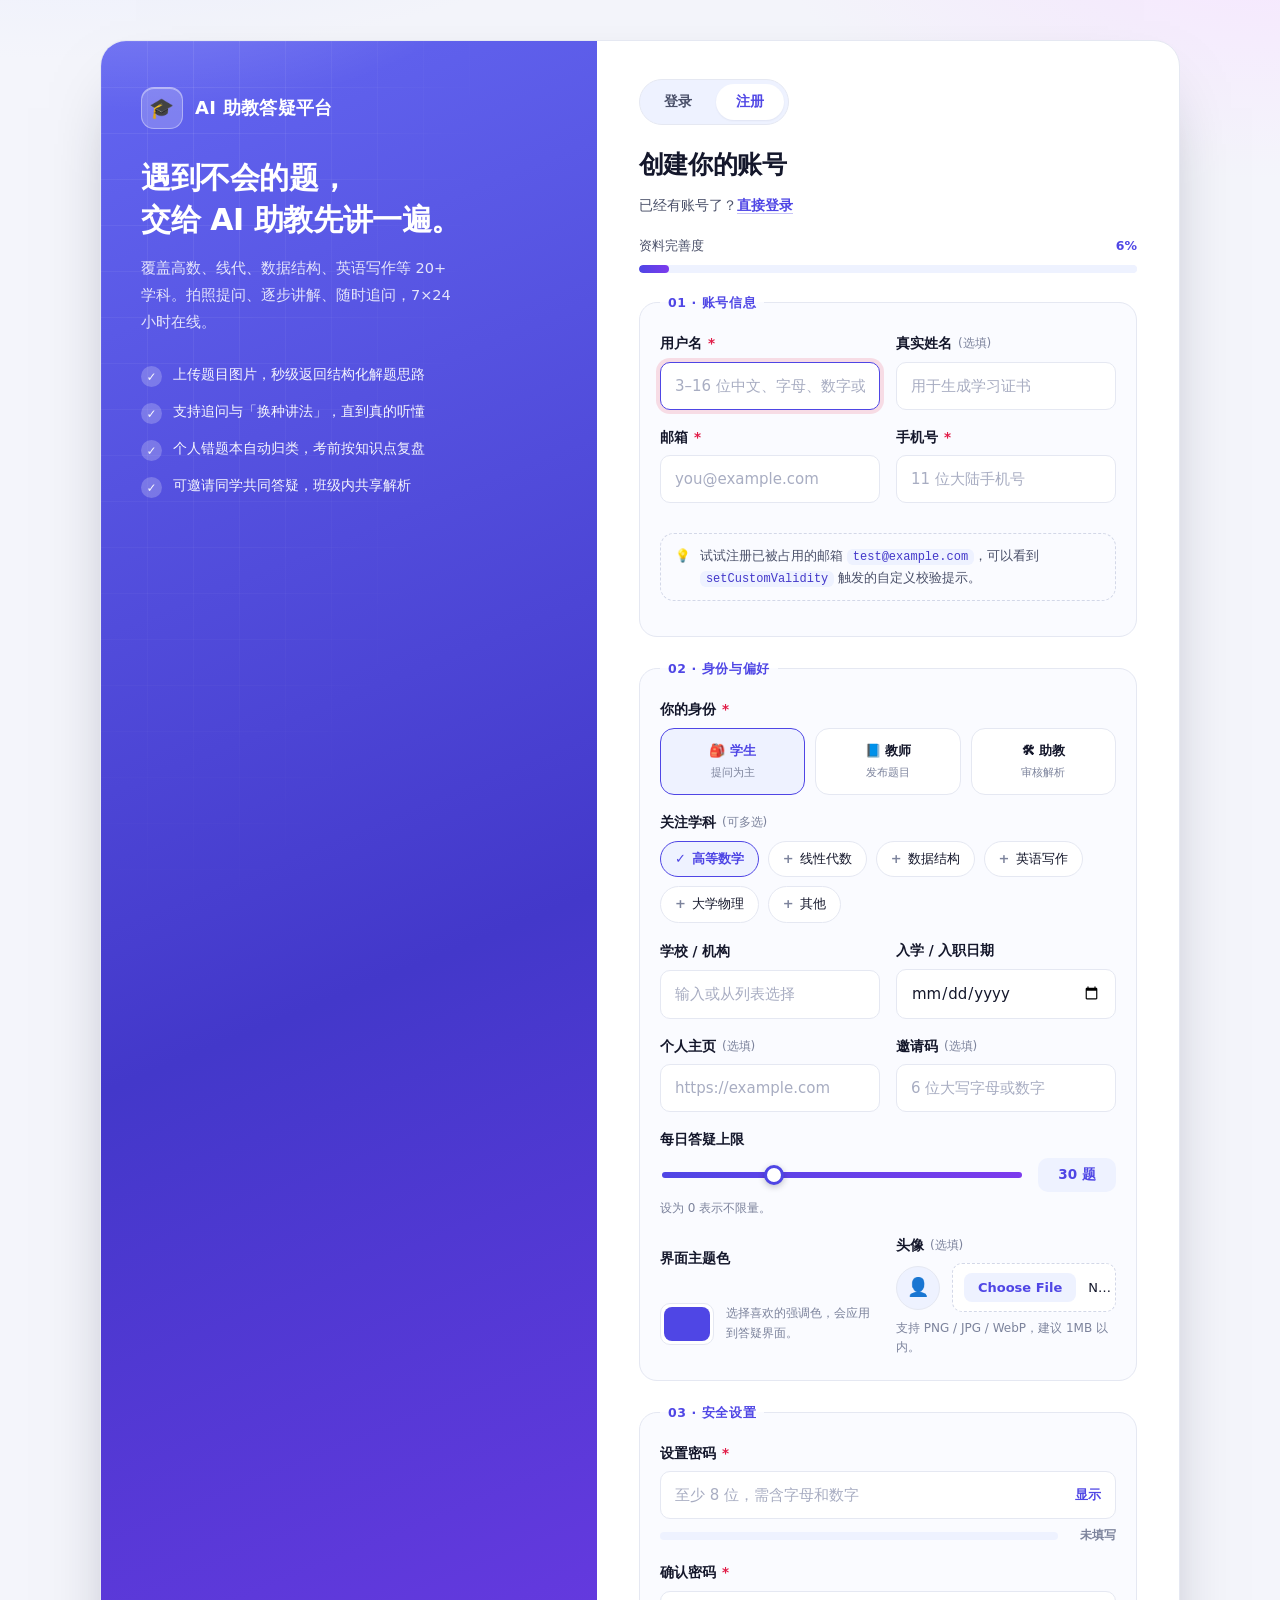
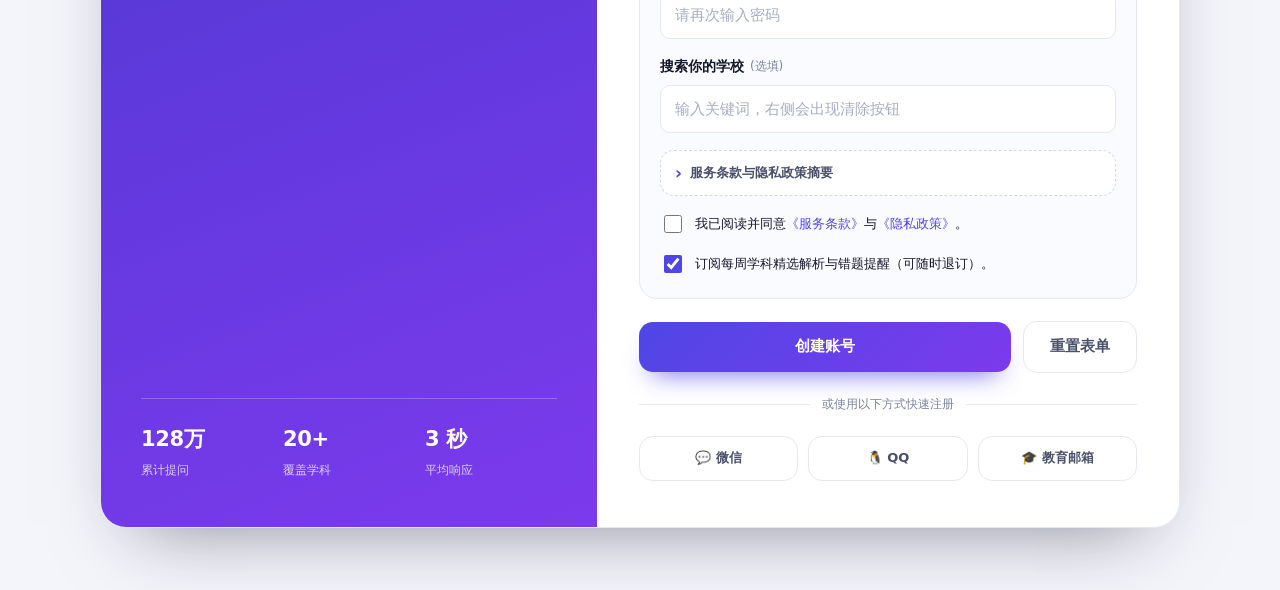
<file: outputs/index.html>
<!DOCTYPE html>
<html lang="zh-CN">
<head>
<meta charset="UTF-8">
<meta name="viewport" content="width=device-width, initial-scale=1">
<meta name="description" content="AI 助教答疑平台注册页面，演示 HTML5 表单增强特性。">
<title>注册账号 · AI 助教答疑平台</title>
<link rel="stylesheet" href="assets/styles.css">
</head>
<body>

<div class="auth-shell">

  <!-- ==================== 左侧：品牌介绍 ==================== -->
  <aside class="brand">
    <div class="logo">
      <span class="mark" aria-hidden="true">🎓</span>
      AI 助教答疑平台
    </div>

    <div>
      <h1>遇到不会的题，<br>交给 AI 助教先讲一遍。</h1>
      <p class="lead">覆盖高数、线代、数据结构、英语写作等 20+ 学科。拍照提问、逐步讲解、随时追问，7×24 小时在线。</p>
    </div>

    <ul class="feature-list">
      <li>上传题目图片，秒级返回结构化解题思路</li>
      <li>支持追问与「换种讲法」，直到真的听懂</li>
      <li>个人错题本自动归类，考前按知识点复盘</li>
      <li>可邀请同学共同答疑，班级内共享解析</li>
    </ul>

    <div class="stats">
      <div><b>128万</b><span>累计提问</span></div>
      <div><b>20+</b><span>覆盖学科</span></div>
      <div><b>3 秒</b><span>平均响应</span></div>
    </div>
  </aside>

  <!-- ==================== 右侧：注册表单 ==================== -->
  <main class="auth-panel">

    <!-- 登录 / 注册 互相跳转 -->
    <nav class="page-switch" aria-label="登录与注册切换">
      <a href="login.html">登录</a>
      <a href="index.html" aria-current="page">注册</a>
    </nav>

    <div class="panel-head">
      <h2>创建你的账号</h2>
      <p>已经有账号了？<a href="login.html">直接登录</a></p>
    </div>

    <!-- 进度：用 HTML5 <progress> 实时反映表单完成度 -->
    <div class="progress-box">
      <div class="progress-top">
        <span>资料完善度</span>
        <strong id="progressText">0%</strong>
      </div>
      <progress id="formProgress" value="0" max="100" aria-label="资料完善度"></progress>
    </div>

    <div class="form-error" id="formError" role="alert" aria-live="assertive"></div>

    <!--
      novalidate：校验时机交给 JS 控制，提交时再调用 reportValidity() 弹出原生提示，
      这样才能一次性汇总所有错误字段（否则浏览器会在 submit 事件之前就拦下表单）。
    -->
    <form id="signupForm" action="#" method="post" enctype="multipart/form-data"
          autocomplete="on" accept-charset="UTF-8" novalidate>

      <!-- ========== 1. 账号信息 ========== -->
      <fieldset>
        <legend>01 · 账号信息</legend>

        <div class="grid-2">
          <div class="field">
            <label for="username">用户名 <span class="req" title="必填">*</span></label>
            <input type="text" id="username" name="username"
                   placeholder="3–16 位中文、字母、数字或下划线"
                   autocomplete="username" autofocus
                   required minlength="3" maxlength="16"
                   pattern="^[A-Za-z0-9_\u4e00-\u9fa5]{3,16}$"
                   aria-describedby="usernameMsg">
            <p class="msg" id="usernameMsg"></p>
          </div>

          <div class="field">
            <label for="realname">真实姓名 <span class="opt">(选填)</span></label>
            <input type="text" id="realname" name="realname"
                   placeholder="用于生成学习证书" autocomplete="name" maxlength="20">
          </div>
        </div>

        <div class="grid-2">
          <div class="field">
            <label for="email">邮箱 <span class="req" title="必填">*</span></label>
            <!-- type=email：原生邮箱格式校验 -->
            <input type="email" id="email" name="email"
                   placeholder="you@example.com"
                   autocomplete="email" required
                   aria-describedby="emailMsg">
            <p class="msg" id="emailMsg"></p>
          </div>

          <div class="field">
            <label for="phone">手机号 <span class="req" title="必填">*</span></label>
            <!-- type=tel + inputmode：移动端唤起数字键盘，pattern 做格式约束 -->
            <input type="tel" id="phone" name="phone"
                   placeholder="11 位大陆手机号"
                   autocomplete="tel" inputmode="numeric"
                   required pattern="^1[3-9]\d{9}$" maxlength="11"
                   aria-describedby="phoneMsg">
            <p class="msg" id="phoneMsg"></p>
          </div>
        </div>

        <p class="demo-tip">
          <span aria-hidden="true">💡</span>
          <span>试试注册已被占用的邮箱 <code>test@example.com</code>，可以看到 <code>setCustomValidity</code> 触发的自定义校验提示。</span>
        </p>
      </fieldset>

      <!-- ========== 2. 身份与偏好 ========== -->
      <fieldset>
        <legend>02 · 身份与偏好</legend>

        <div class="field">
          <span class="label" id="roleLabel">你的身份 <span class="req" title="必填">*</span></span>
          <!-- 单选按钮组：同一 name 互斥，checked 指定默认项 -->
          <div class="choices" role="radiogroup" aria-labelledby="roleLabel">
            <label class="choice">
              <input type="radio" name="role" value="student" checked required>
              <span>🎒 学生<small>提问为主</small></span>
            </label>
            <label class="choice">
              <input type="radio" name="role" value="teacher">
              <span>📘 教师<small>发布题目</small></span>
            </label>
            <label class="choice">
              <input type="radio" name="role" value="ta">
              <span>🛠 助教<small>审核解析</small></span>
            </label>
          </div>
        </div>

        <div class="field">
          <span class="label" id="subjectLabel">关注学科 <span class="opt">(可多选)</span></span>
          <!-- 复选框组：同名多值，提交后成为数组 -->
          <div class="chips" role="group" aria-labelledby="subjectLabel">
            <label class="chip"><input type="checkbox" name="subjects" value="math" checked><span>高等数学</span></label>
            <label class="chip"><input type="checkbox" name="subjects" value="linear"><span>线性代数</span></label>
            <label class="chip"><input type="checkbox" name="subjects" value="cs"><span>数据结构</span></label>
            <label class="chip"><input type="checkbox" name="subjects" value="english"><span>英语写作</span></label>
            <label class="chip"><input type="checkbox" name="subjects" value="physics"><span>大学物理</span></label>
            <label class="chip"><input type="checkbox" name="subjects" value="other"><span>其他</span></label>
          </div>
        </div>

        <div class="grid-2">
          <div class="field">
            <label for="school">学校 / 机构</label>
            <!-- list + datalist：既能自由输入，又有候选项 -->
            <input type="text" id="school" name="school"
                   placeholder="输入或从列表选择" list="schoolList" autocomplete="organization">
            <datalist id="schoolList">
              <option value="清华大学"></option>
              <option value="北京大学"></option>
              <option value="复旦大学"></option>
              <option value="浙江大学"></option>
              <option value="上海交通大学"></option>
              <option value="自学 / 无"></option>
            </datalist>
          </div>

          <div class="field">
            <label for="enrollDate">入学 / 入职日期</label>
            <!-- type=date：原生日期选择器，min/max 限制可选范围 -->
            <input type="date" id="enrollDate" name="enrollDate"
                   min="1950-01-01" max="2035-12-31">
          </div>
        </div>

        <div class="grid-2">
          <div class="field">
            <label for="homepage">个人主页 <span class="opt">(选填)</span></label>
            <!-- type=url：自动校验网址格式 -->
            <input type="url" id="homepage" name="homepage"
                   placeholder="https://example.com" autocomplete="url"
                   pattern="https?://.+" aria-describedby="homepageMsg">
            <p class="msg" id="homepageMsg"></p>
          </div>

          <div class="field">
            <label for="invite">邀请码 <span class="opt">(选填)</span></label>
            <input type="text" id="invite" name="invite"
                   placeholder="6 位大写字母或数字"
                   pattern="^[A-Z0-9]{6}$" maxlength="6"
                   style="text-transform:uppercase" aria-describedby="inviteMsg">
            <p class="msg" id="inviteMsg"></p>
          </div>
        </div>

        <div class="field">
          <label for="dailyLimit">每日答疑上限</label>
          <div class="range-row">
            <!-- range + output：拖动即时反馈取值 -->
            <input type="range" id="dailyLimit" name="dailyLimit"
                   min="0" max="100" step="5" value="30">
            <output for="dailyLimit" id="limitOut">30 题</output>
          </div>
          <p class="hint">设为 0 表示不限量。</p>
        </div>

        <div class="grid-2">
          <div class="field">
            <label for="themeColor">界面主题色</label>
            <!-- type=color：原生取色器 -->
            <div class="inline">
              <input type="color" id="themeColor" name="themeColor" value="#4f46e5">
              <span class="hint">选择喜欢的强调色，会应用到答疑界面。</span>
            </div>
          </div>

          <div class="field">
            <label for="avatar">头像 <span class="opt">(选填)</span></label>
            <div class="inline">
              <!-- type=file + accept：限定可选文件类型 -->
              <span class="avatar" id="avatarPreview" aria-hidden="true">👤</span>
              <input type="file" id="avatar" name="avatar"
                     accept="image/png,image/jpeg,image/webp" aria-label="上传头像">
            </div>
            <p class="hint">支持 PNG / JPG / WebP，建议 1MB 以内。</p>
          </div>
        </div>
      </fieldset>

      <!-- ========== 3. 安全设置 ========== -->
      <fieldset>
        <legend>03 · 安全设置</legend>

        <div class="field">
          <label for="password">设置密码 <span class="req" title="必填">*</span></label>
          <div class="pwd">
            <input type="password" id="password" name="password"
                   placeholder="至少 8 位，需含字母和数字"
                   autocomplete="new-password"
                   required minlength="8" maxlength="32"
                   pattern="^(?=.*[A-Za-z])(?=.*\d)\S{8,32}$"
                   aria-describedby="passwordMsg pwdStrengthText">
            <button type="button" id="togglePwd" aria-label="显示或隐藏密码" aria-pressed="false">显示</button>
          </div>
          <div class="meter-row">
            <!-- 强度用 meter 表示：low / high 决定配色区间 -->
            <meter id="pwdStrength" min="0" max="5" low="2" high="4" optimum="5" value="0"></meter>
            <span class="meter-label" id="pwdStrengthText">未填写</span>
          </div>
          <p class="msg" id="passwordMsg"></p>
        </div>

        <div class="field">
          <label for="password2">确认密码 <span class="req" title="必填">*</span></label>
          <input type="password" id="password2" name="password2"
                 placeholder="请再次输入密码"
                 autocomplete="new-password" required
                 aria-describedby="password2Msg">
          <p class="msg" id="password2Msg"></p>
        </div>

        <div class="field">
          <label for="findSchool">搜索你的学校 <span class="opt">(选填)</span></label>
          <!-- type=search：输入后自带一键清空按钮 -->
          <input type="search" id="findSchool" name="findSchool"
                 placeholder="输入关键词，右侧会出现清除按钮" autocomplete="off">
        </div>

        <details>
          <summary>服务条款与隐私政策摘要</summary>
          <div class="body">
            1. 我们仅收集提供答疑服务所必需的账号信息，头像等可选资料可随时在设置中删除。<br>
            2. 上传的题目图片仅用于生成解析，默认不对外公开；勾选「公开到题库」后才会进入共享题库。<br>
            3. 解析内容由 AI 生成，可能存在偏差，请以教师与教材为准，重要结论建议二次核对。<br>
            4. 注册即表示你已年满 14 周岁，或在监护人同意下使用本平台。
          </div>
        </details>

        <label class="check-line">
          <input type="checkbox" name="agree" value="yes" required>
          <span>我已阅读并同意<a href="#terms">《服务条款》</a>与<a href="#privacy">《隐私政策》</a>。</span>
        </label>

        <label class="check-line">
          <input type="checkbox" name="newsletter" value="yes" checked>
          <span>订阅每周学科精选解析与错题提醒（可随时退订）。</span>
        </label>
      </fieldset>

      <div class="actions">
        <button type="submit" class="btn btn-primary" id="submitBtn">创建账号</button>
        <button type="reset" class="btn btn-ghost">重置表单</button>
      </div>

      <div class="divider">或使用以下方式快速注册</div>
      <div class="sso">
        <a href="#wechat">💬 微信</a>
        <a href="#qq">🐧 QQ</a>
        <a href="#edu">🎓 教育邮箱</a>
      </div>
    </form>

    <!-- 提交成功后的面板：展示 FormData 收集到的数据 -->
    <section class="success" id="successPanel" aria-live="polite">
      <div class="tick" aria-hidden="true">✓</div>
      <h3>注册信息校验通过</h3>
      <p>下面是本次表单通过 HTML5 约束校验并序列化后的数据，实际项目把它 POST 到后端接口即可。</p>
      <pre id="successData"></pre>
      <div class="actions">
        <button type="button" class="btn btn-ghost" id="backBtn">返回修改</button>
        <a class="btn btn-primary" href="login.html">去登录</a>
      </div>
    </section>
  </main>
</div>

<script src="assets/auth.js"></script>
<script>
/* ============================================================
   注册页专属逻辑（校验提示、密码强度、头像预览由 AuthUI 提供）
   ============================================================ */
const form        = document.getElementById('signupForm');
const progressBar = document.getElementById('formProgress');
const progressTxt = document.getElementById('progressText');
const formError   = document.getElementById('formError');

const pwdInput  = document.getElementById('password');
const pwd2Input = document.getElementById('password2');
const emailInput = document.getElementById('email');
const avatarInput = document.getElementById('avatar');
const avatarPreview = document.getElementById('avatarPreview');
const limitInput = document.getElementById('dailyLimit');
const limitOut   = document.getElementById('limitOut');

/* ---------- 1) 表单完成度 → <progress> ---------- */
const REQUIRED_FIELDS = ['username', 'email', 'phone', 'password', 'password2'];
const OPTIONAL_FIELDS = ['realname', 'school', 'enrollDate', 'homepage', 'invite'];

function updateProgress() {
  let score = 0;
  let total = 0;

  REQUIRED_FIELDS.forEach((id) => {          // 必填项权重更高
    total += 2;
    const el = document.getElementById(id);
    if (el.value.trim() && el.validity.valid) score += 2;
  });

  OPTIONAL_FIELDS.forEach((id) => {
    total += 1;
    if (document.getElementById(id).value.trim()) score += 1;
  });

  total += 1;
  if (form.agree.checked) score += 1;        // 必须勾选服务条款

  total += 1;
  if (document.querySelectorAll('input[name="subjects"]:checked').length) score += 1;

  const pct = Math.round((score / total) * 100);
  progressBar.value = pct;
  progressTxt.textContent = pct + '%';
}

/* ---------- 2) 滑块 → <output> ---------- */
function syncLimit() {
  limitOut.textContent = limitInput.value === '0' ? '不限量' : limitInput.value + ' 题';
}
limitInput.addEventListener('input', syncLimit);
syncLimit();

/* ---------- 3) 头像本地预览（File + createObjectURL） ---------- */
let avatarURL = null;

avatarInput.addEventListener('change', () => {
  const file = avatarInput.files[0];
  if (!file) return;

  if (file.size > 1024 * 1024) {
    avatarInput.setCustomValidity('头像请控制在 1MB 以内');
    avatarInput.reportValidity();
    updateProgress();
    return;
  }
  avatarInput.setCustomValidity('');

  if (avatarURL) URL.revokeObjectURL(avatarURL);   // 释放上一次的临时地址
  avatarURL = URL.createObjectURL(file);
  avatarPreview.innerHTML = '<img src="' + avatarURL + '" alt="头像预览">';
  updateProgress();
});

/* ---------- 4) 自定义校验文案 ---------- */
const messages = {
  username: {
    valueMissing: '请填写用户名',
    tooShort: '用户名至少 3 个字符',
    tooLong: '用户名最多 16 个字符',
    patternMismatch: '只能使用中文、字母、数字和下划线'
  },
  email: {
    valueMissing: '请填写邮箱',
    typeMismatch: '邮箱格式不正确，例如 name@example.com',
    customError: '该邮箱已被注册，请更换或直接登录'
  },
  phone: {
    valueMissing: '请填写手机号',
    patternMismatch: '请输入 11 位有效的中国大陆手机号'
  },
  homepage: {
    typeMismatch: '请输入完整的网址，如 https://example.com',
    patternMismatch: '网址需要以 http:// 或 https:// 开头'
  },
  invite: { patternMismatch: '邀请码为 6 位大写字母或数字' },
  password: {
    valueMissing: '请设置密码',
    tooShort: '密码至少 8 位',
    patternMismatch: '密码需同时包含字母和数字'
  },
  password2: {
    valueMissing: '请再次输入密码',
    customError: '两次输入的密码不一致'
  },
  agree: { valueMissing: '请先阅读并同意服务条款与隐私政策' }
};

/* 两次密码一致性：用 setCustomValidity 注入自定义约束 */
function syncPasswordMatch() {
  pwd2Input.setCustomValidity(
    pwd2Input.value && pwd2Input.value !== pwdInput.value ? '两次输入的密码不一致' : ''
  );
}
pwdInput.addEventListener('input', syncPasswordMatch);
pwd2Input.addEventListener('input', syncPasswordMatch);

/* 演示：这些邮箱视为「已被占用」 */
const TAKEN_EMAILS = ['test@example.com', 'admin@ai-ta.com', 'hello@example.com'];
emailInput.addEventListener('input', () => {
  const taken = TAKEN_EMAILS.indexOf(emailInput.value.trim().toLowerCase()) > -1;
  emailInput.setCustomValidity(taken ? '该邮箱已被注册，请更换或直接登录' : '');
});

/* ---------- 5) 共用反馈：实时提示 + 提交汇总 ---------- */
AuthUI.bindForm({
  form: form,
  messages: messages,
  summary: formError,
  onChange: updateProgress,
  onValid: () => {
    const summary = AuthUI.serialize(form);
    summary.subjects = new FormData(form).getAll('subjects');   // 多选项统一为数组
    document.getElementById('successData').textContent = JSON.stringify(summary, null, 2);
    form.style.display = 'none';
    document.getElementById('successPanel').classList.add('show');
    window.scrollTo({ top: 0, behavior: 'smooth' });
  }
});

/* ---------- 6) 组件绑定 ---------- */
AuthUI.bindPasswordToggle(pwdInput, document.getElementById('togglePwd'));
AuthUI.bindStrength(pwdInput, document.getElementById('pwdStrength'),
                    document.getElementById('pwdStrengthText'));

/* 返回修改 */
document.getElementById('backBtn').addEventListener('click', () => {
  document.getElementById('successPanel').classList.remove('show');
  form.style.display = '';
  form.scrollIntoView({ block: 'start' });
});

/* 重置：连自定义错误、强度计、头像预览一起清理 */
form.addEventListener('reset', () => {
  setTimeout(() => {
    form.classList.remove('was-validated');
    formError.classList.remove('show');
    [pwdInput, pwd2Input, emailInput, avatarInput].forEach((el) => el.setCustomValidity(''));
    Object.keys(messages).forEach((key) => {
      const el = document.getElementById(key) ||
                 form.querySelector('[name="' + key + '"]');
      if (el && el.id) AuthUI.renderMessage(el, messages);
    });
    avatarPreview.textContent = '👤';
    if (avatarURL) { URL.revokeObjectURL(avatarURL); avatarURL = null; }
    updateProgress();
  }, 0);
});

/* ---------- 初始化 ---------- */
updateProgress();
</script>
</body>
</html>
</file>
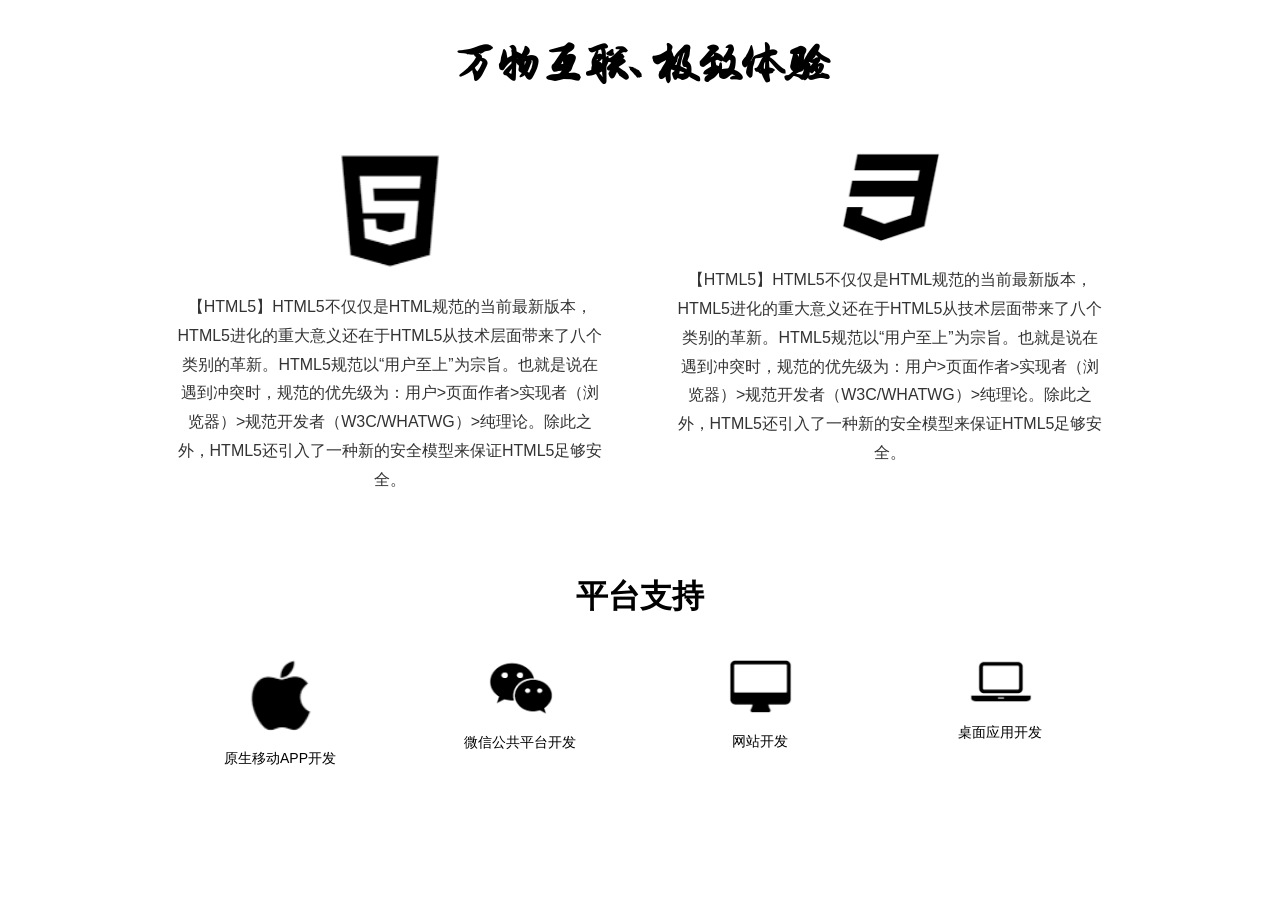
<file: 素材/index.html>
<!DOCTYPE html>
<html lang="zh-CN">
<head>
    <meta charset="UTF-8">
    <meta name="viewport" content="width=device-width, initial-scale=1.0">
    <title>万物互联、极致体验</title>
    <link rel="stylesheet" href="./font-awesome.min.css">
    <style>
        * {
            margin: 0;
            padding: 0;
            box-sizing: border-box;
        }
        body {
            text-align: center;
            padding: 40px 20px;
            font-family: "Microsoft YaHei", sans-serif;
        }
        /* 引入书法字体，用于大标题 */
        @font-face {
            font-family: "shuFa";
            src: url("./fonts/书法.ttf");
        }
        .main-title {
            font-family: "shuFa", sans-serif;
            font-size: 44px;
            margin-bottom: 60px;
        }
        .two-card-wrap {
            display: flex;
            justify-content: center;
            gap: 70px;
            margin-bottom: 80px;
        }
        .card-item {
            width: 430px;
        }
        .card-item img {
            width: 100px;
            margin-bottom:20px;
        }
        .card-item p {
            font-size: 16px;
            line-height:1.8;
            color:#333;
        }
        .sub-title {
            font-size:32px;
            margin-bottom:40px;
        }
        .platform-wrap {
            display:flex;
            justify-content:center;
            gap:90px;
        }
        .platform-item {
            width:150px;
        }
        .platform-item img {
            width:65px;
            margin-bottom:15px;
        }
        .platform-item p {
            font-size:14px;
        }
    </style>
</head>
<body>
    <h1 class="main-title">万物互联、极致体验</h1>

    <!-- 上部分两个卡片 -->
    <div class="two-card-wrap">
        <div class="card-item">
            <img src="./images/1.png" alt="HTML5">
            <p>【HTML5】HTML5不仅仅是HTML规范的当前最新版本，HTML5进化的重大意义还在于HTML5从技术层面带来了八个类别的革新。HTML5规范以“用户至上”为宗旨。也就是说在遇到冲突时，规范的优先级为：用户>页面作者>实现者（浏览器）>规范开发者（W3C/WHATWG）>纯理论。除此之外，HTML5还引入了一种新的安全模型来保证HTML5足够安全。</p>
        </div>
        <div class="card-item">
            <img src="./images/2.png" alt="CSS3">
            <p>【HTML5】HTML5不仅仅是HTML规范的当前最新版本，HTML5进化的重大意义还在于HTML5从技术层面带来了八个类别的革新。HTML5规范以“用户至上”为宗旨。也就是说在遇到冲突时，规范的优先级为：用户>页面作者>实现者（浏览器）>规范开发者（W3C/WHATWG）>纯理论。除此之外，HTML5还引入了一种新的安全模型来保证HTML5足够安全。</p>
        </div>
    </div>

    <!-- 平台支持区域 -->
    <h2 class="sub-title">平台支持</h2>
    <div class="platform-wrap">
        <div class="platform-item">
            <img src="./images/3.png" alt="apple">
            <p>原生移动APP开发</p>
        </div>
        <div class="platform-item">
            <img src="./images/4.png" alt="微信">
            <p>微信公共平台开发</p>
        </div>
        <div class="platform-item">
            <img src="./images/5.png" alt="显示器">
            <p>网站开发</p>
        </div>
        <div class="platform-item">
            <img src="./images/6.png" alt="笔记本">
            <p>桌面应用开发</p>
        </div>
    </div>

</body>
</html>
</file>
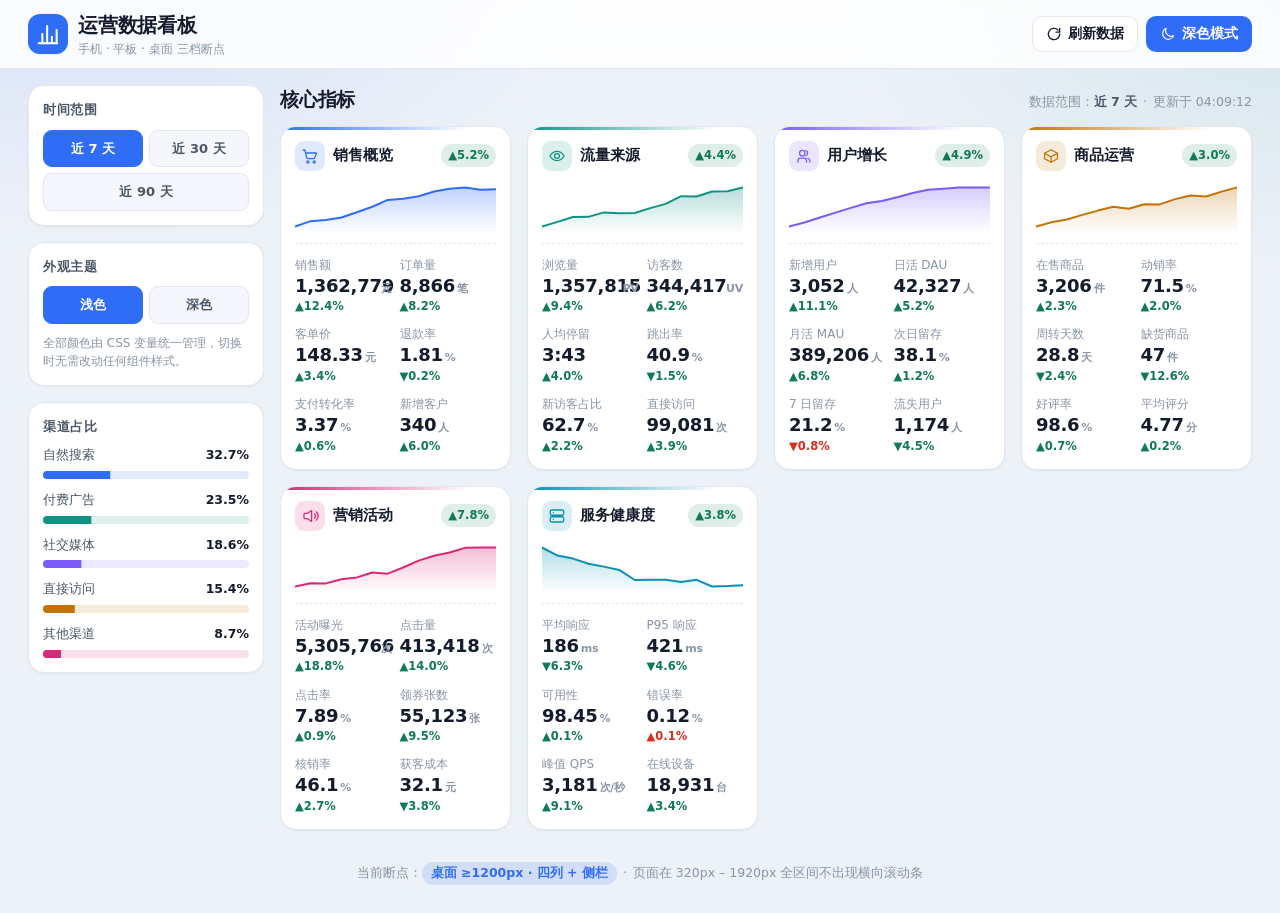
<file: 课后任务-10.20/index.html>
<!DOCTYPE html>
<html lang="zh-CN" data-theme="light">
<head>
  <meta charset="UTF-8" />
  <meta name="viewport" content="width=device-width, initial-scale=1" />
  <meta name="color-scheme" content="light dark" />
  <title>运营数据看板 · HTML + CSS + 原生 JS 响应式作业</title>
  <meta name="description" content="手机单列 / 平板两列 / 桌面四列 + 侧栏的响应式数据看板，卡片内的 6 条指标全部由 JS 数组渲染。" />
  <link rel="stylesheet" href="styles.css" />
</head>
<body>
  <!-- ===================== 顶部栏：h1 主标题 + 操作按钮 ===================== -->
  <header class="app-header">
    <div class="brand">
      <span class="brand__logo" aria-hidden="true">
        <svg width="26" height="26" viewBox="0 0 24 24" fill="none" stroke="currentColor"
             stroke-width="1.9" stroke-linecap="round" stroke-linejoin="round">
          <path d="M3.5 20.5h17" />
          <path d="M6.8 20.5V12" />
          <path d="M11.2 20.5V4.6" />
          <path d="M15.6 20.5v-6" />
          <path d="M20 20.5V8.4" />
        </svg>
      </span>
      <div class="brand__text">
        <h1>运营数据看板</h1>
        <p class="brand__sub">手机 · 平板 · 桌面 三档断点</p>
      </div>
    </div>

    <div class="header__actions">
      <button type="button" class="btn" id="refresh-btn">
        <svg width="16" height="16" viewBox="0 0 24 24" fill="none" stroke="currentColor"
             stroke-width="2" stroke-linecap="round" stroke-linejoin="round" aria-hidden="true">
          <path d="M20.5 12a8.5 8.5 0 1 1-2.6-6.1" />
          <path d="M20.5 3.8v5.4h-5.4" />
        </svg>
        <span>刷新数据</span>
      </button>

      <button type="button" class="btn btn--primary" id="theme-toggle" aria-pressed="false">
        <span class="btn__icon" id="theme-toggle-icon" aria-hidden="true">
          <svg width="16" height="16" viewBox="0 0 24 24" fill="none" stroke="currentColor"
               stroke-width="2" stroke-linecap="round" stroke-linejoin="round">
            <path d="M20.5 14.8A8.6 8.6 0 0 1 9.2 3.5a8.6 8.6 0 1 0 11.3 11.3Z" />
          </svg>
        </span>
        <span id="theme-toggle-label">深色模式</span>
      </button>
    </div>
  </header>

  <!-- ===================== 主体：侧栏 + 卡片区 ===================== -->
  <div class="layout">
    <!-- 侧栏：桌面为左侧固定栏，平板/手机自动折叠为顶部面板 -->
    <aside class="sidebar" aria-label="看板控制面板">
      <section class="panel" aria-labelledby="panel-range-title">
        <h2 class="panel__title" id="panel-range-title">时间范围</h2>
        <div class="segmented" role="group" aria-label="选择时间范围" id="range-group">
          <button type="button" class="seg" data-range="7" aria-pressed="true">近 7 天</button>
          <button type="button" class="seg" data-range="30" aria-pressed="false">近 30 天</button>
          <button type="button" class="seg" data-range="90" aria-pressed="false">近 90 天</button>
        </div>
      </section>

      <section class="panel" aria-labelledby="panel-theme-title">
        <h2 class="panel__title" id="panel-theme-title">外观主题</h2>
        <div class="segmented" role="group" aria-label="选择外观主题" id="theme-group">
          <button type="button" class="seg" data-theme-value="light" aria-pressed="true">浅色</button>
          <button type="button" class="seg" data-theme-value="dark" aria-pressed="false">深色</button>
        </div>
        <p class="panel__hint">全部颜色由 CSS 变量统一管理，切换时无需改动任何组件样式。</p>
      </section>

      <section class="panel" aria-labelledby="panel-channel-title">
        <h2 class="panel__title" id="panel-channel-title">渠道占比</h2>
        <!-- 由 JS 数组渲染 -->
        <ul class="channels" id="channels"></ul>
      </section>
    </aside>

    <!-- 卡片区：使用 <section>，卡片本身使用 <article> -->
    <main class="main">
      <section class="cards-section" aria-labelledby="cards-title">
        <div class="section-head">
          <h2 class="section-head__title" id="cards-title">核心指标</h2>
          <p class="section-head__meta">
            数据范围：<strong id="range-label">近 7 天</strong>
            <span class="dot" aria-hidden="true">·</span>
            更新于 <time id="updated-at" aria-live="polite">--:--:--</time>
          </p>
        </div>

        <!-- 6 张卡片 × 每张 6 条数据，全部由 app.js 的数组渲染 -->
        <div class="cards" id="cards"></div>
      </section>
    </main>
  </div>

  <footer class="app-footer">
    <p>
      当前断点：<span class="bp-badge" id="bp-badge">—</span>
      <span class="dot" aria-hidden="true">·</span>
      页面在 320px – 1920px 全区间不出现横向滚动条
    </p>
  </footer>

  <script src="app.js" defer></script>
</body>
</html>
</file>
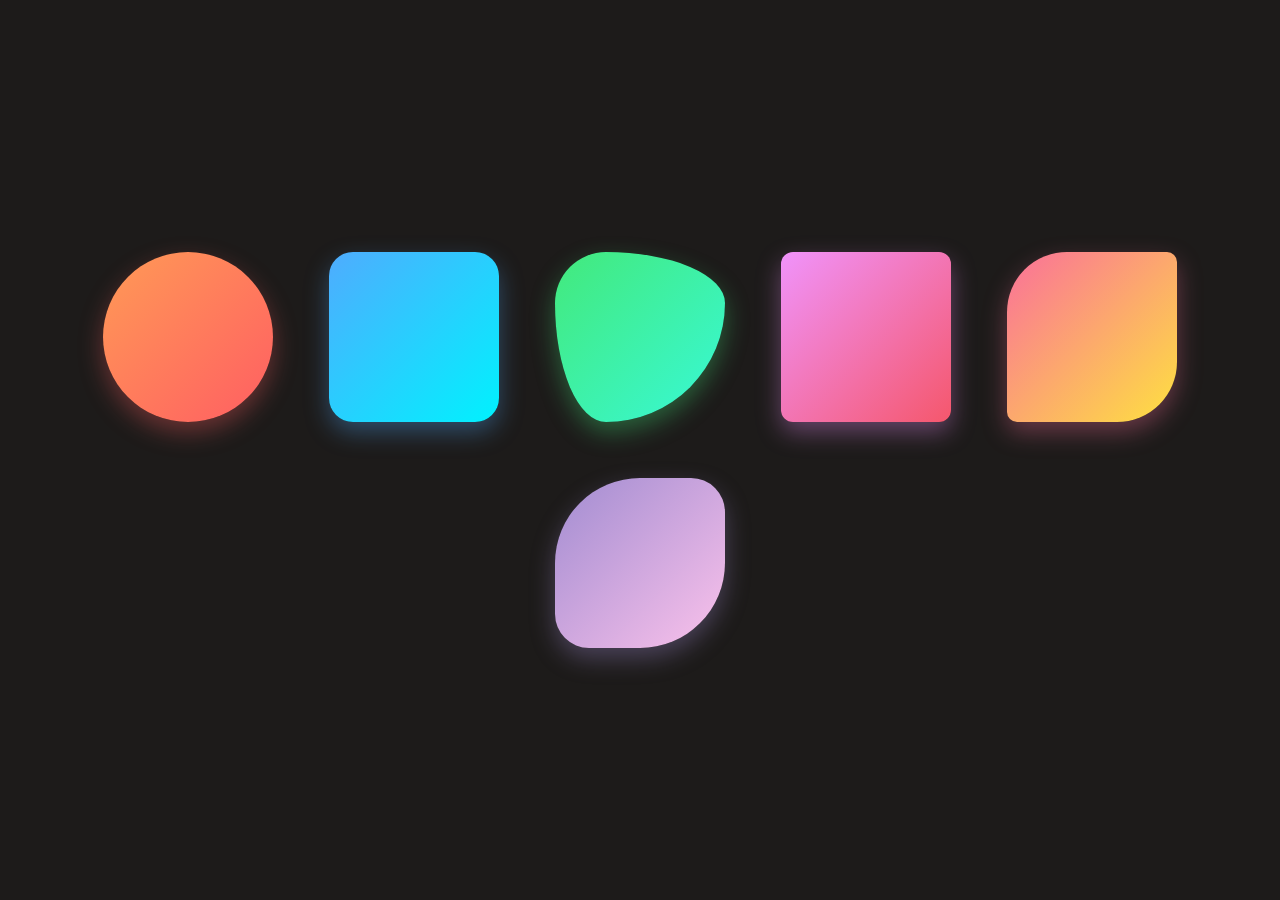
<file: 课后任务9-29.html>
<!DOCTYPE html>
<html lang="zh-CN">
<head>
    <meta charset="UTF-8" />
    <meta name="viewport" content="width=device-width, initial-scale=1.0" />
    <title>Hover Float Animation</title>
    <style>
        * {
            margin: 0;
            padding: 0;
            box-sizing: border-box;
        }

        body {
            min-height: 100vh;
            display: flex;
            align-items: center;
            justify-content: center;
            background-color: #1d1b1a;
        }

        .stage {
            display: flex;
            flex-wrap: wrap;
            justify-content: center;
            align-items: center;
            gap: 56px;
            padding: 56px 32px;
            max-width: 1200px;
        }

        .cube {
            width: 170px;
            height: 170px;
            border-radius: 20px;
            cursor: pointer;
            transition: transform 0.4s ease, box-shadow 0.4s ease, filter 0.4s ease;
        }

        /* 鼠标悬浮时才上浮 */
        .cube:hover {
            transform: translateY(-10px);
        }

        .c1 {
            border-radius: 50%;
            background: linear-gradient(135deg, #ff9a56, #ff5e62);
            box-shadow: 0 10px 24px rgba(255, 94, 98, 0.35);
        }

        .c1:hover {
            box-shadow: 0 20px 40px rgba(255, 94, 98, 0.55);
            filter: brightness(1.15);
        }

        .c2 {
            border-radius: 24px;
            background: linear-gradient(135deg, #4facfe, #00f2fe);
            box-shadow: 0 10px 24px rgba(79, 172, 254, 0.35);
        }

        .c2:hover {
            box-shadow: 0 20px 40px rgba(79, 172, 254, 0.55);
            filter: brightness(1.15);
        }

        .c3 {
            border-radius: 30% 70% 70% 30% / 30% 30% 70% 70%;
            background: linear-gradient(135deg, #43e97b, #38f9d7);
            box-shadow: 0 10px 24px rgba(67, 233, 123, 0.35);
        }

        .c3:hover {
            box-shadow: 0 20px 40px rgba(67, 233, 123, 0.55);
            filter: brightness(1.15);
        }

        .c4 {
            border-radius: 12px;
            background: linear-gradient(135deg, #f093fb, #f5576c);
            box-shadow: 0 10px 24px rgba(240, 147, 251, 0.35);
        }

        .c4:hover {
            box-shadow: 0 20px 40px rgba(240, 147, 251, 0.55);
            filter: brightness(1.15);
        }

        .c5 {
            border-radius: 60px 10px 60px 10px;
            background: linear-gradient(135deg, #fa709a, #fee140);
            box-shadow: 0 10px 24px rgba(250, 112, 154, 0.35);
        }

        .c5:hover {
            box-shadow: 0 20px 40px rgba(250, 112, 154, 0.55);
            filter: brightness(1.15);
        }

        .c6 {
            border-radius: 50% 20% 50% 20%;
            background: linear-gradient(135deg, #a18cd1, #fbc2eb);
            box-shadow: 0 10px 24px rgba(161, 140, 209, 0.35);
        }

        .c6:hover {
            box-shadow: 0 20px 40px rgba(161, 140, 209, 0.55);
            filter: brightness(1.15);
        }

        /* 移动端适配 */
        @media (max-width: 768px) {
            .cube {
                width: 120px;
                height: 120px;
            }

            .stage {
                gap: 32px;
            }
        }
    </style>
</head>

<body>
    <div class="stage">
        <div class="cube c1"></div>
        <div class="cube c2"></div>
        <div class="cube c3"></div>
        <div class="cube c4"></div>
        <div class="cube c5"></div>
        <div class="cube c6"></div>
    </div>
</body>
</html>
</file>
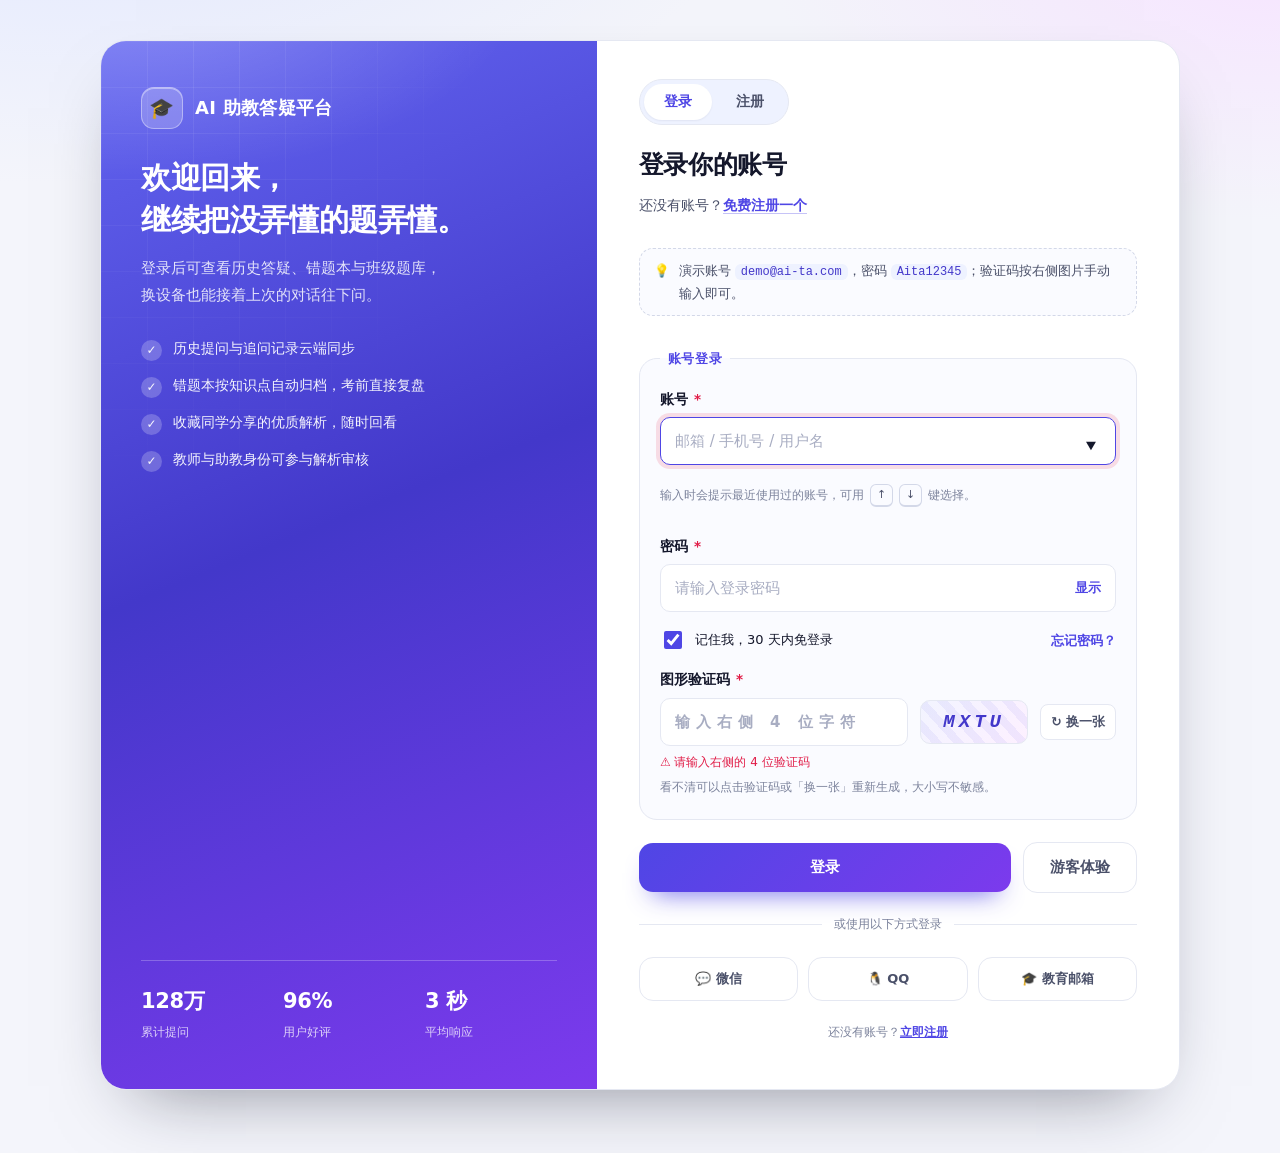
<file: outputs/login.html>
<!DOCTYPE html>
<html lang="zh-CN">
<head>
<meta charset="UTF-8">
<meta name="viewport" content="width=device-width, initial-scale=1">
<meta name="description" content="AI 助教答疑平台登录页面，演示 HTML5 表单增强特性。">
<title>登录 · AI 助教答疑平台</title>
<link rel="stylesheet" href="assets/styles.css">
</head>
<body>

<div class="auth-shell">

  <!-- ==================== 左侧：品牌介绍 ==================== -->
  <aside class="brand">
    <div class="logo">
      <span class="mark" aria-hidden="true">🎓</span>
      AI 助教答疑平台
    </div>

    <div>
      <h1>欢迎回来，<br>继续把没弄懂的题弄懂。</h1>
      <p class="lead">登录后可查看历史答疑、错题本与班级题库，换设备也能接着上次的对话往下问。</p>
    </div>

    <ul class="feature-list">
      <li>历史提问与追问记录云端同步</li>
      <li>错题本按知识点自动归档，考前直接复盘</li>
      <li>收藏同学分享的优质解析，随时回看</li>
      <li>教师与助教身份可参与解析审核</li>
    </ul>

    <div class="stats">
      <div><b>128万</b><span>累计提问</span></div>
      <div><b>96%</b><span>用户好评</span></div>
      <div><b>3 秒</b><span>平均响应</span></div>
    </div>
  </aside>

  <!-- ==================== 右侧：登录表单 ==================== -->
  <main class="auth-panel">

    <!-- 登录 / 注册 互相跳转 -->
    <nav class="page-switch" aria-label="登录与注册切换">
      <a href="login.html" aria-current="page">登录</a>
      <a href="index.html">注册</a>
    </nav>

    <div class="panel-head">
      <h2>登录你的账号</h2>
      <p>还没有账号？<a href="index.html">免费注册一个</a></p>
    </div>

    <p class="demo-tip">
      <span aria-hidden="true">💡</span>
      <span>演示账号 <code>demo@ai-ta.com</code>，密码 <code>Aita12345</code>；验证码按右侧图片手动输入即可。</span>
    </p>

    <div class="form-error" id="formError" role="alert" aria-live="assertive"></div>

    <!-- novalidate 让 JS 接管提交时机，从而能一次性汇总所有错误字段 -->
    <form id="loginForm" action="#" method="post"
          autocomplete="on" accept-charset="UTF-8" novalidate>

      <fieldset>
        <legend>账号登录</legend>

        <div class="field">
          <label for="account">账号 <span class="req" title="必填">*</span></label>
          <!-- list + datalist：给出最近使用的账号，支持键盘上下键选择 -->
          <input type="text" id="account" name="account"
                 placeholder="邮箱 / 手机号 / 用户名"
                 list="accountList" autocomplete="username" autofocus
                 required minlength="4" maxlength="32" spellcheck="false"
                 pattern="^[A-Za-z0-9_.@-]{4,32}$"
                 aria-describedby="accountMsg">
          <datalist id="accountList">
            <option value="demo@ai-ta.com">演示账号</option>
            <option value="13800138000">手机号登录</option>
          </datalist>
          <p class="msg" id="accountMsg"></p>
          <p class="combo-hint">输入时会提示最近使用过的账号，可用 <kbd>↑</kbd> <kbd>↓</kbd> 键选择。</p>
        </div>

        <div class="field">
          <label for="password">密码 <span class="req" title="必填">*</span></label>
          <div class="pwd">
            <!-- autocomplete=current-password：让密码管理器正确识别为「已有密码」 -->
            <input type="password" id="password" name="password"
                   placeholder="请输入登录密码"
                   autocomplete="current-password"
                   required minlength="8" maxlength="32"
                   aria-describedby="passwordMsg">
            <button type="button" id="togglePwd" aria-label="显示或隐藏密码" aria-pressed="false">显示</button>
          </div>
          <p class="msg" id="passwordMsg"></p>
        </div>

        <div class="remember-row">
          <label class="check-line">
            <input type="checkbox" name="remember" value="yes" checked>
            <span>记住我，30 天内免登录</span>
          </label>
          <a href="#reset">忘记密码？</a>
        </div>

        <div class="field">
          <label for="captcha">图形验证码 <span class="req" title="必填">*</span></label>
          <div class="captcha-row">
            <!-- pattern + maxlength：限定 4 位字母或数字 -->
            <input type="text" id="captcha" name="captcha"
                   placeholder="输入右侧 4 位字符"
                   required pattern="^[A-Za-z0-9]{4}$" maxlength="4"
                   autocomplete="off" inputmode="text" spellcheck="false"
                   aria-describedby="captchaMsg captchaHint">
            <span class="captcha-code" id="captchaCode" role="button" tabindex="0"
                  title="点击更换验证码" aria-label="图形验证码，点击可更换">----</span>
            <button type="button" class="captcha-refresh" id="captchaRefresh">↻ 换一张</button>
          </div>
          <p class="msg" id="captchaMsg"></p>
          <p class="hint" id="captchaHint">看不清可以点击验证码或「换一张」重新生成，大小写不敏感。</p>
        </div>
      </fieldset>

      <div class="actions">
        <button type="submit" class="btn btn-primary" id="submitBtn">登录</button>
        <button type="button" class="btn btn-ghost" id="guestBtn">游客体验</button>
      </div>

      <div class="divider">或使用以下方式登录</div>
      <div class="sso">
        <a href="#wechat">💬 微信</a>
        <a href="#qq">🐧 QQ</a>
        <a href="#edu">🎓 教育邮箱</a>
      </div>

      <p class="hint" style="text-align:center">
        还没有账号？<a href="index.html" style="color:var(--brand);font-weight:600">立即注册</a>
      </p>
    </form>

    <!-- 登录成功后的面板：progress 先进入不确定状态，再动画到 100% -->
    <section class="success" id="successPanel" aria-live="polite">
      <div class="tick" aria-hidden="true">✓</div>
      <h3>登录成功</h3>
      <p id="loginState">正在验证身份…</p>
      <progress id="loginProgress" max="100" aria-label="登录进度"></progress>
      <div class="actions">
        <a class="btn btn-primary" href="#dashboard">进入答疑台</a>
        <button type="button" class="btn btn-ghost" id="backBtn">返回登录</button>
      </div>
    </section>
  </main>
</div>

<script src="assets/auth.js"></script>
<script>
/* ============================================================
   登录页专属逻辑
   ============================================================ */
const form       = document.getElementById('loginForm');
const formError  = document.getElementById('formError');
const accountIn  = document.getElementById('account');
const pwdIn      = document.getElementById('password');
const captchaIn  = document.getElementById('captcha');
const captchaEl  = document.getElementById('captchaCode');
const successBox = document.getElementById('successPanel');
const loginState = document.getElementById('loginState');
const loginBar   = document.getElementById('loginProgress');

/* 演示用凭据 */
const DEMO = { account: 'demo@ai-ta.com', password: 'Aita12345' };

/* ---------- 1) 图形验证码 ---------- */
const CAPTCHA_CHARS = 'ABCDEFGHJKLMNPQRSTUVWXYZ23456789';
let currentCaptcha = '';

function refreshCaptcha() {
  let code = '';
  for (let i = 0; i < 4; i++) {
    code += CAPTCHA_CHARS[Math.floor(Math.random() * CAPTCHA_CHARS.length)];
  }
  currentCaptcha = code;
  captchaEl.textContent = code;
  captchaIn.value = '';
  captchaIn.setCustomValidity('');
  AuthUI.renderMessage(captchaIn, messages);
}

captchaEl.addEventListener('click', refreshCaptcha);
captchaEl.addEventListener('keydown', (e) => {
  if (e.key === 'Enter' || e.key === ' ') {   // 键盘也能更换
    e.preventDefault();
    refreshCaptcha();
  }
});
document.getElementById('captchaRefresh').addEventListener('click', refreshCaptcha);

/* ---------- 2) 自定义校验文案 ---------- */
const messages = {
  account: {
    valueMissing: '请输入邮箱、手机号或用户名',
    tooShort: '账号至少 4 个字符',
    tooLong: '账号最多 32 个字符',
    patternMismatch: '账号只能包含字母、数字、下划线、点、@ 和连字符'
  },
  password: {
    valueMissing: '请输入登录密码',
    tooShort: '密码至少 8 位',
    customError: '账号或密码不正确，请检查后重试'
  },
  captcha: {
    valueMissing: '请输入右侧的 4 位验证码',
    patternMismatch: '验证码为 4 位字母或数字',
    customError: '验证码不正确，请重新输入'
  }
};

/* 用户重新输入即清掉上一次的登录失败提示 */
[accountIn, pwdIn, captchaIn].forEach((el) => {
  el.addEventListener('input', () => el.setCustomValidity(''));
});

/* ---------- 3) 错误汇总 ---------- */
function showSummary(list) {
  formError.innerHTML = '⚠ ' + list.join('<br>· ');
  formError.classList.add('show');
  formError.scrollIntoView({ block: 'center' });
}

/* ---------- 4) 提交校验：验证码 → 账号密码 ---------- */
AuthUI.bindForm({
  form: form,
  messages: messages,
  summary: formError,
  onValid: () => {
    /* 第一关：验证码 */
    if (captchaIn.value.trim().toUpperCase() !== currentCaptcha.toUpperCase()) {
      captchaIn.setCustomValidity('验证码不正确，请重新输入');
      captchaIn.reportValidity();
      AuthUI.renderMessage(captchaIn, messages);
      showSummary([messages.captcha.customError]);
      return;
    }

    /* 第二关：账号与密码 */
    const ok = accountIn.value.trim().toLowerCase() === DEMO.account &&
               pwdIn.value === DEMO.password;

    if (!ok) {
      pwdIn.setCustomValidity('账号或密码不正确，请检查后重试');
      pwdIn.reportValidity();
      AuthUI.renderMessage(pwdIn, messages);
      showSummary([messages.password.customError]);
      return;
    }

    enterDashboard();
  }
});

/* ---------- 5) 登录成功的进度动画 ---------- */
let loginTimer = null;

function enterDashboard() {
  form.style.display = 'none';
  formError.classList.remove('show');
  successBox.classList.add('show');
  window.scrollTo({ top: 0, behavior: 'smooth' });

  /* 先进入「不确定进度」状态：progress 不写 value 即为不确定态 */
  loginBar.removeAttribute('value');
  loginBar.classList.add('is-indeterminate');
  loginState.textContent = '正在验证身份…';

  clearInterval(loginTimer);
  loginTimer = setTimeout(() => {
    loginBar.classList.remove('is-indeterminate');
    let pct = 0;
    loginBar.value = 0;
    loginState.textContent = '正在加载你的错题本…';

    loginTimer = setInterval(() => {
      pct = Math.min(100, pct + Math.random() * 16 + 8);
      loginBar.value = pct;
      if (pct >= 100) {
        clearInterval(loginTimer);
        loginBar.value = 100;
        loginState.textContent = '已加载 128 条历史答疑，欢迎回来！';
      }
    }, 110);
  }, 900);
}

/* ---------- 6) 游客体验：一键填入演示账号并用 requestSubmit 提交 ---------- */
document.getElementById('guestBtn').addEventListener('click', () => {
  accountIn.value = DEMO.account;
  pwdIn.value = DEMO.password;
  captchaIn.value = currentCaptcha;      // 直接把当前验证码填对
  pwdIn.setCustomValidity('');
  captchaIn.setCustomValidity('');
  AuthUI.renderMessage(pwdIn, messages);
  AuthUI.renderMessage(captchaIn, messages);
  form.requestSubmit();                  // 触发校验与 submit 事件，等同用户点击登录
});

/* ---------- 7) 返回登录 ---------- */
document.getElementById('backBtn').addEventListener('click', () => {
  clearInterval(loginTimer);
  successBox.classList.remove('show');
  loginBar.classList.remove('is-indeterminate');
  loginBar.value = 0;
  form.style.display = '';
  pwdIn.value = '';
  refreshCaptcha();
  form.scrollIntoView({ block: 'start' });
});

/* ---------- 组件绑定与初始化 ---------- */
AuthUI.bindPasswordToggle(pwdIn, document.getElementById('togglePwd'));
refreshCaptcha();
</script>
</body>
</html>
</file>
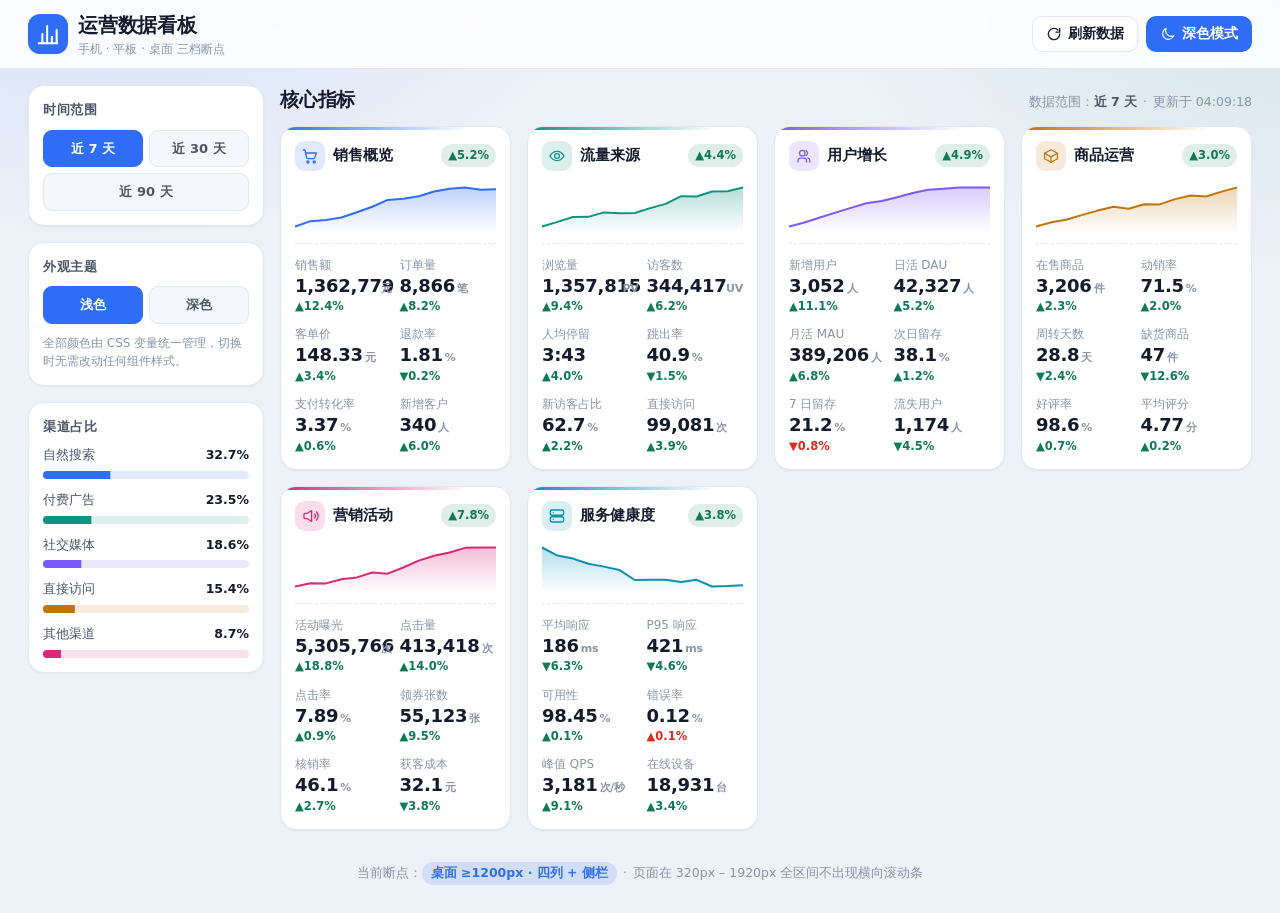
<file: 课后任务-10.20/standalone.html>
<!DOCTYPE html>
<html lang="zh-CN" data-theme="light">
<head>
  <meta charset="UTF-8" />
  <meta name="viewport" content="width=device-width, initial-scale=1" />
  <meta name="color-scheme" content="light dark" />
  <!-- 单文件版：由 index.html + styles.css + app.js 合并生成，双击即可打开 -->
  <title>运营数据看板 · HTML + CSS + 原生 JS 响应式作业</title>
  <meta name="description" content="手机单列 / 平板两列 / 桌面四列 + 侧栏的响应式数据看板，卡片内的 6 条指标全部由 JS 数组渲染。" />
  <style>
/* ==========================================================================
   运营数据看板 · 样式表
   --------------------------------------------------------------------------
   三档断点（互相独立、逐级覆盖）：
     断点 1  手机   < 768px           单列，侧栏折叠为顶部面板
     断点 2  平板   768px – 1199px    两列
     断点 3  桌面   ≥ 1200px          四列 + 左侧栏
   全区间（320px – 1920px）不出现横向滚动条。
   颜色 / 间距 / 圆角全部由 CSS 变量管理，深色主题只需替换变量。
   ========================================================================== */

/* ----------------------------- 1. 设计令牌 ------------------------------ */
:root {
  color-scheme: light;

  /* 背景与表面 */
  --bg: #edf1f8;
  --glow-a: rgba(47, 109, 246, .13);
  --glow-b: rgba(14, 147, 132, .11);
  --header-bg: rgba(255, 255, 255, .84);
  --surface: #ffffff;
  --surface-2: #f5f7fc;
  --border: #e2e7f0;
  --text: #141b2d;
  --text-2: #4b5768;
  --text-3: #8a94a6;

  /* 品牌色与语义色 */
  --brand: #2f6df6;
  --brand-ink: #ffffff;
  --pos: #0f7a54;
  --pos-soft: rgba(15, 122, 84, .13);
  --neg: #d92d20;
  --neg-soft: rgba(217, 45, 32, .13);

  /* 六张卡片的强调色 */
  --c1: #2f6df6;
  --c2: #0e9384;
  --c3: #7a5af8;
  --c4: #c2740a;
  --c5: #db2777;
  --c6: #0891b2;

  /* 尺寸与阴影 */
  --gap: 14px;
  --pad: clamp(12px, 2.2vw, 28px);
  --radius: 16px;
  --radius-sm: 10px;
  --sidebar-w: 236px;
  --shadow-sm: 0 1px 2px rgba(16, 24, 40, .05);
  --shadow: 0 1px 2px rgba(16, 24, 40, .05), 0 12px 28px -18px rgba(16, 24, 40, .45);

  --font: "PingFang SC", "HarmonyOS Sans SC", "Microsoft YaHei", system-ui,
          -apple-system, "Segoe UI", Roboto, Arial, sans-serif;
}

/* 深色主题：同名变量整体替换，组件样式零改动 */
[data-theme="dark"] {
  color-scheme: dark;

  --bg: #080c17;
  --glow-a: rgba(90, 136, 255, .17);
  --glow-b: rgba(20, 184, 166, .13);
  --header-bg: rgba(12, 17, 30, .82);
  --surface: #101728;
  --surface-2: #172033;
  --border: #232e45;
  --text: #e9eefb;
  --text-2: #aab6cc;
  --text-3: #76839b;

  --brand: #6f9dff;
  --brand-ink: #08111f;
  --pos: #45d6a0;
  --pos-soft: rgba(69, 214, 160, .16);
  --neg: #ff8078;
  --neg-soft: rgba(255, 128, 120, .16);

  --c1: #7aa6ff;
  --c2: #35d3bb;
  --c3: #ab95ff;
  --c4: #f4b45c;
  --c5: #ff86b8;
  --c6: #4fcfec;

  --shadow-sm: 0 1px 2px rgba(0, 0, 0, .5);
  --shadow: 0 1px 2px rgba(0, 0, 0, .5), 0 18px 36px -22px rgba(0, 0, 0, .9);
}

/* 卡片强调色：卡片与渠道条共用 */
.a1 { --accent: var(--c1); }
.a2 { --accent: var(--c2); }
.a3 { --accent: var(--c3); }
.a4 { --accent: var(--c4); }
.a5 { --accent: var(--c5); }
.a6 { --accent: var(--c6); }

/* ------------------------------- 2. 基础 -------------------------------- */
*,
*::before,
*::after { box-sizing: border-box; }

html {
  /* 兜底：即使出现意外溢出，也不产生横向滚动条 */
  overflow-x: clip;
  -webkit-text-size-adjust: 100%;
}

body {
  margin: 0;
  min-height: 100vh;
  font-family: var(--font);
  font-size: 15px;
  line-height: 1.5;
  color: var(--text);
  background-color: var(--bg);
  background-image:
    radial-gradient(720px 420px at 8% -6%, var(--glow-a), transparent 70%),
    radial-gradient(620px 380px at 100% 0%, var(--glow-b), transparent 72%);
  background-repeat: no-repeat;
  -webkit-font-smoothing: antialiased;
  transition: background-color .25s ease, color .25s ease;
}

/* 数字统一等宽（tabular-nums），切换数据时不抖动 */
.stat__num,
.stat__unit,
.stat__delta,
.card__tag,
.channel__value,
.time { font-variant-numeric: tabular-nums; font-feature-settings: "tnum" 1; }

h1, h2, h3, p { margin: 0; }
ul { margin: 0; padding: 0; list-style: none; }

:focus-visible {
  outline: 2px solid var(--brand);
  outline-offset: 2px;
  border-radius: 6px;
}

.visually-hidden {
  position: absolute;
  width: 1px; height: 1px;
  margin: -1px; padding: 0;
  overflow: hidden;
  clip: rect(0 0 0 0);
  white-space: nowrap;
  border: 0;
}

.dot { color: var(--text-3); margin: 0 2px; }

/* ------------------------------ 3. 顶部栏 ------------------------------- */
.app-header {
  position: sticky;
  top: 0;
  z-index: 20;
  display: flex;
  flex-wrap: wrap;
  align-items: center;
  justify-content: space-between;
  gap: 10px 16px;
  padding: 10px var(--pad);
  background: var(--header-bg);
  border-bottom: 1px solid var(--border);
  backdrop-filter: blur(10px);
  -webkit-backdrop-filter: blur(10px);
}

.brand {
  display: flex;
  align-items: center;
  gap: 10px;
  min-width: 0;
}

.brand__logo {
  display: grid;
  place-items: center;
  flex: none;
  width: 40px;
  height: 40px;
  border-radius: 12px;
  color: var(--brand-ink);
  background: var(--brand);
  box-shadow: var(--shadow-sm);
}

.brand__text { min-width: 0; }

.brand h1 {
  font-size: clamp(16px, 1.1vw + 12px, 20px);
  font-weight: 700;
  letter-spacing: -.01em;
  white-space: nowrap;
}

.brand__sub {
  font-size: 12px;
  color: var(--text-3);
  white-space: nowrap;
}

.header__actions {
  display: flex;
  flex-wrap: wrap;
  gap: 8px;
}

/* 通用按钮 */
.btn {
  display: inline-flex;
  align-items: center;
  gap: 6px;
  padding: 9px 13px;
  font: inherit;
  font-size: 13.5px;
  font-weight: 600;
  line-height: 1;
  color: var(--text);
  background: var(--surface);
  border: 1px solid var(--border);
  border-radius: var(--radius-sm);
  cursor: pointer;
  transition: background-color .18s ease, border-color .18s ease,
              color .18s ease, transform .18s ease;
}

.btn:hover { border-color: var(--brand); color: var(--brand); }
.btn:active { transform: translateY(1px); }

.btn--primary {
  color: var(--brand-ink);
  background: var(--brand);
  border-color: transparent;
}

.btn--primary:hover {
  color: var(--brand-ink);
  background: var(--brand);
  filter: brightness(1.06);
}

.btn__icon { display: inline-flex; }

/* ------------------------------- 4. 布局 -------------------------------- */
.layout {
  display: grid;
  grid-template-columns: minmax(0, 1fr);   /* 手机：单列，侧栏在卡片之上 */
  gap: var(--gap);
  width: 100%;
  max-width: 1680px;                        /* 只设上限，不写固定宽度 */
  margin-inline: auto;
  padding: var(--gap) var(--pad) calc(var(--gap) * 2);
  align-items: start;
}

.sidebar {
  display: grid;
  grid-template-columns: minmax(0, 1fr);
  gap: var(--gap);
  min-width: 0;
}

.main { min-width: 0; }

/* ------------------------------ 5. 面板 --------------------------------- */
.panel {
  min-width: 0;
  padding: 14px;
  background: var(--surface);
  border: 1px solid var(--border);
  border-radius: var(--radius);
  box-shadow: var(--shadow-sm);
}

.panel__title {
  font-size: 13px;
  font-weight: 700;
  letter-spacing: .04em;
  color: var(--text-2);
  margin-bottom: 10px;
}

.panel__hint {
  margin-top: 10px;
  font-size: 12px;
  line-height: 1.55;
  color: var(--text-3);
}

/* 分段按钮（切换控件统一使用 <button>） */
.segmented {
  display: flex;
  flex-wrap: wrap;
  gap: 6px;
}

.seg {
  flex: 1 1 76px;
  min-width: 0;
  padding: 8px 10px;
  font: inherit;
  font-size: 13px;
  font-weight: 600;
  color: var(--text-2);
  background: var(--surface-2);
  border: 1px solid var(--border);
  border-radius: 9px;
  cursor: pointer;
  white-space: nowrap;
  transition: background-color .18s ease, border-color .18s ease, color .18s ease;
}

.seg:hover { border-color: var(--brand); color: var(--brand); }

.seg[aria-pressed="true"] {
  color: var(--brand-ink);
  background: var(--brand);
  border-color: var(--brand);
}

/* 渠道占比（内联 SVG 条形图，颜色继承 currentColor） */
.channels { display: grid; gap: 12px; }

.channel { min-width: 0; color: var(--accent, var(--brand)); }

.channel__top {
  display: flex;
  align-items: baseline;
  justify-content: space-between;
  gap: 8px;
  margin-bottom: 6px;
  font-size: 12.5px;
}

.channel__name {
  color: var(--text-2);
  overflow: hidden;
  text-overflow: ellipsis;
  white-space: nowrap;
}

.channel__value { font-weight: 700; color: var(--text); }

.channel__bar { display: block; width: 100%; height: 8px; border-radius: 4px; }

/* --------------------------- 6. 卡片区与卡片 ---------------------------- */
.section-head {
  display: flex;
  flex-wrap: wrap;
  align-items: baseline;
  justify-content: space-between;
  gap: 4px 12px;
  margin-bottom: 12px;
}

.section-head__title {
  font-size: clamp(16px, .7vw + 13px, 19px);
  font-weight: 700;
  letter-spacing: -.01em;
}

.section-head__meta {
  font-size: 12.5px;
  color: var(--text-3);
}

.section-head__meta strong { color: var(--text-2); }

/* 卡片网格：
   ① 基础用 auto-fit + minmax 自适应，保证最窄 320px 下也不溢出；
   ② 三档断点再用媒体查询显式锁定 1 / 2 / 4 列（满足“断点必须明确”）；
   全程只写百分比 / fr，不出现任何固定像素宽度。 */
.cards {
  display: grid;
  gap: var(--gap);
  grid-template-columns: repeat(auto-fit, minmax(min(100%, 240px), 1fr));
}

.card {
  position: relative;
  display: flex;
  flex-direction: column;
  gap: 10px;
  min-width: 0;
  padding: 14px;
  overflow: hidden;
  background: var(--surface);
  border: 1px solid var(--border);
  border-radius: var(--radius);
  box-shadow: var(--shadow-sm);
  transition: transform .18s ease, border-color .18s ease, box-shadow .18s ease;
}

.card:hover {
  transform: translateY(-2px);
  border-color: var(--accent, var(--brand));
  box-shadow: var(--shadow);
}

/* 顶部强调色条纹 */
.card::before {
  content: "";
  position: absolute;
  inset: 0 0 auto 0;
  height: 3px;
  background: linear-gradient(90deg, var(--accent, var(--brand)), transparent 82%);
}

.card__head {
  display: flex;
  align-items: center;
  gap: 8px;
  min-width: 0;
}

.card__icon {
  display: grid;
  place-items: center;
  flex: none;
  width: 30px;
  height: 30px;
  border-radius: 9px;
  color: var(--accent, var(--brand));
  background: rgba(47, 109, 246, .12);
  background: color-mix(in srgb, var(--accent, var(--brand)) 15%, transparent);
}

.card__title {
  flex: 1 1 auto;
  min-width: 0;
  font-size: 14.5px;
  font-weight: 700;
  overflow: hidden;
  text-overflow: ellipsis;
  white-space: nowrap;
}

.card__tag {
  flex: none;
  padding: 3px 7px;
  font-size: 11.5px;
  font-weight: 700;
  border-radius: 999px;
  white-space: nowrap;
}

.card__tag.is-pos { color: var(--pos); background: var(--pos-soft); }
.card__tag.is-neg { color: var(--neg); background: var(--neg-soft); }

/* 趋势迷你图（内联 SVG，明确尺寸：100% × 52px） */
.card__spark {
  display: block;
  width: 100%;
  height: 52px;
  color: var(--accent, var(--brand));
}

.card__stats {
  display: grid;
  /* 卡内 6 条数据：auto-fit + minmax 自适应列数 */
  grid-template-columns: repeat(auto-fit, minmax(84px, 1fr));
  gap: 10px 8px;
  margin: 0;
  padding-top: 12px;
  border-top: 1px dashed var(--border);
}

.stat {
  display: flex;
  flex-direction: column;
  gap: 1px;
  min-width: 0;
}

.stat__label {
  font-size: 12px;
  color: var(--text-3);
  overflow: hidden;
  text-overflow: ellipsis;
  white-space: nowrap;
}

.stat__value {
  display: flex;
  align-items: baseline;
  gap: 2px;
  margin: 0;
  font-size: clamp(15px, 1.05vw + 8px, 18px);
  font-weight: 700;
  letter-spacing: -.015em;
  line-height: 1.25;
}

.stat__num { min-width: 0; }

.stat__unit {
  font-size: 11px;
  font-weight: 600;
  color: var(--text-3);
}

.stat__delta {
  margin: 0;
  font-size: 11.5px;
  font-weight: 600;
}

.stat__delta.is-pos { color: var(--pos); }
.stat__delta.is-neg { color: var(--neg); }

/* ------------------------------ 7. 页脚 --------------------------------- */
.app-footer {
  padding: 0 var(--pad) 28px;
  font-size: 12.5px;
  color: var(--text-3);
  text-align: center;
  max-width: 1680px;
  margin-inline: auto;
}

.bp-badge {
  display: inline-block;
  padding: 2px 9px;
  font-weight: 700;
  color: var(--brand);
  background: rgba(47, 109, 246, .12);
  background: color-mix(in srgb, var(--brand) 14%, transparent);
  border-radius: 999px;
}

/* ==========================================================================
   8. 三档断点
   ========================================================================== */

/* ---------- 断点 2：平板 768px – 1199px（两列） ---------- */
@media (min-width: 768px) {
  .cards { grid-template-columns: repeat(2, minmax(0, 1fr)); }

  /* 侧栏面板横向排开，各自按内容高度对齐 */
  .sidebar {
    grid-template-columns: repeat(auto-fit, minmax(220px, 1fr));
    align-items: start;
  }
}

/* ---------- 断点 3：桌面 ≥ 1200px（四列 + 侧栏） ---------- */
@media (min-width: 1200px) {
  :root { --gap: 16px; }

  .layout { grid-template-columns: var(--sidebar-w) minmax(0, 1fr); }

  .sidebar {
    grid-template-columns: minmax(0, 1fr);
    position: sticky;
    top: 84px;
  }

  .cards { grid-template-columns: repeat(4, minmax(0, 1fr)); }
}

/* 超宽屏：侧栏略加宽，卡片依旧是 4 列 */
@media (min-width: 1600px) {
  :root { --sidebar-w: 264px; }
}

/* ---------- 断点 1 细节：手机 < 768px ---------- */
@media (max-width: 767px) {
  /* 明确锁定单列：覆盖上面的 auto-fit，避免 700px 上下被自动排成两列 */
  .cards { grid-template-columns: minmax(0, 1fr); }

  /* 侧栏此时折叠成顶部面板，压缩高度，别把卡片挤到首屏之外 */
  .panel { padding: 12px; }
  .panel__hint { display: none; }
  .channels { grid-template-columns: repeat(2, minmax(0, 1fr)); gap: 10px; }
}

@media (max-width: 560px) {
  .brand__sub { display: none; }
  .app-footer { text-align: left; }
}

/* ---------- 无障碍：尊重「减少动态效果」 ---------- */
@media (prefers-reduced-motion: reduce) {
  *,
  *::before,
  *::after {
    animation-duration: .001ms !important;
    animation-iteration-count: 1 !important;
    transition-duration: .001ms !important;
  }
}
  </style>
</head>
<body>
  <!-- ===================== 顶部栏：h1 主标题 + 操作按钮 ===================== -->
  <header class="app-header">
    <div class="brand">
      <span class="brand__logo" aria-hidden="true">
        <svg width="26" height="26" viewBox="0 0 24 24" fill="none" stroke="currentColor"
             stroke-width="1.9" stroke-linecap="round" stroke-linejoin="round">
          <path d="M3.5 20.5h17" />
          <path d="M6.8 20.5V12" />
          <path d="M11.2 20.5V4.6" />
          <path d="M15.6 20.5v-6" />
          <path d="M20 20.5V8.4" />
        </svg>
      </span>
      <div class="brand__text">
        <h1>运营数据看板</h1>
        <p class="brand__sub">手机 · 平板 · 桌面 三档断点</p>
      </div>
    </div>

    <div class="header__actions">
      <button type="button" class="btn" id="refresh-btn">
        <svg width="16" height="16" viewBox="0 0 24 24" fill="none" stroke="currentColor"
             stroke-width="2" stroke-linecap="round" stroke-linejoin="round" aria-hidden="true">
          <path d="M20.5 12a8.5 8.5 0 1 1-2.6-6.1" />
          <path d="M20.5 3.8v5.4h-5.4" />
        </svg>
        <span>刷新数据</span>
      </button>

      <button type="button" class="btn btn--primary" id="theme-toggle" aria-pressed="false">
        <span class="btn__icon" id="theme-toggle-icon" aria-hidden="true">
          <svg width="16" height="16" viewBox="0 0 24 24" fill="none" stroke="currentColor"
               stroke-width="2" stroke-linecap="round" stroke-linejoin="round">
            <path d="M20.5 14.8A8.6 8.6 0 0 1 9.2 3.5a8.6 8.6 0 1 0 11.3 11.3Z" />
          </svg>
        </span>
        <span id="theme-toggle-label">深色模式</span>
      </button>
    </div>
  </header>

  <!-- ===================== 主体：侧栏 + 卡片区 ===================== -->
  <div class="layout">
    <!-- 侧栏：桌面为左侧固定栏，平板/手机自动折叠为顶部面板 -->
    <aside class="sidebar" aria-label="看板控制面板">
      <section class="panel" aria-labelledby="panel-range-title">
        <h2 class="panel__title" id="panel-range-title">时间范围</h2>
        <div class="segmented" role="group" aria-label="选择时间范围" id="range-group">
          <button type="button" class="seg" data-range="7" aria-pressed="true">近 7 天</button>
          <button type="button" class="seg" data-range="30" aria-pressed="false">近 30 天</button>
          <button type="button" class="seg" data-range="90" aria-pressed="false">近 90 天</button>
        </div>
      </section>

      <section class="panel" aria-labelledby="panel-theme-title">
        <h2 class="panel__title" id="panel-theme-title">外观主题</h2>
        <div class="segmented" role="group" aria-label="选择外观主题" id="theme-group">
          <button type="button" class="seg" data-theme-value="light" aria-pressed="true">浅色</button>
          <button type="button" class="seg" data-theme-value="dark" aria-pressed="false">深色</button>
        </div>
        <p class="panel__hint">全部颜色由 CSS 变量统一管理，切换时无需改动任何组件样式。</p>
      </section>

      <section class="panel" aria-labelledby="panel-channel-title">
        <h2 class="panel__title" id="panel-channel-title">渠道占比</h2>
        <!-- 由 JS 数组渲染 -->
        <ul class="channels" id="channels"></ul>
      </section>
    </aside>

    <!-- 卡片区：使用 <section>，卡片本身使用 <article> -->
    <main class="main">
      <section class="cards-section" aria-labelledby="cards-title">
        <div class="section-head">
          <h2 class="section-head__title" id="cards-title">核心指标</h2>
          <p class="section-head__meta">
            数据范围：<strong id="range-label">近 7 天</strong>
            <span class="dot" aria-hidden="true">·</span>
            更新于 <time id="updated-at" aria-live="polite">--:--:--</time>
          </p>
        </div>

        <!-- 6 张卡片 × 每张 6 条数据，全部由 app.js 的数组渲染 -->
        <div class="cards" id="cards"></div>
      </section>
    </main>
  </div>

  <footer class="app-footer">
    <p>
      当前断点：<span class="bp-badge" id="bp-badge">—</span>
      <span class="dot" aria-hidden="true">·</span>
      页面在 320px – 1920px 全区间不出现横向滚动条
    </p>
  </footer>

  <script>
/* =========================================================================
 * 运营数据看板 · 交互脚本（原生 JS，零依赖）
 * -------------------------------------------------------------------------
 * 作业要点落实：
 *   1. 6 张卡片 × 每张 6 条指标，全部由 JS 数组遍历渲染，
 *      页面里没有一段手写重复的指标 HTML。
 *   2. 三个断点由 CSS 媒体查询实现（<768 单列 / 768–1199 两列 / ≥1200 四列 + 侧栏），
 *      脚本用 matchMedia 实时提示当前处于哪一档。
 *   3. 主题（浅色 / 深色）由 CSS 变量管理，localStorage 记忆选择。
 * ========================================================================= */
(function () {
  'use strict';

  /* ===================== 1. 图标：内联 SVG + currentColor ================= */
  function icon(paths, size) {
    size = size || 18;
    return '<svg width="' + size + '" height="' + size + '" viewBox="0 0 24 24" ' +
      'fill="none" stroke="currentColor" stroke-width="1.7" stroke-linecap="round" ' +
      'stroke-linejoin="round" aria-hidden="true" focusable="false">' + paths + '</svg>';
  }

  var ICONS = {
    cart: icon('<circle cx="9.2" cy="20" r="1.4"/><circle cx="17.6" cy="20" r="1.4"/>' +
      '<path d="M3 4h2.2l2.3 10.1a1.6 1.6 0 0 0 1.6 1.3h7.7a1.6 1.6 0 0 0 1.6-1.2L20.6 8H6.1"/>'),
    eye: icon('<path d="M2.6 12S6.2 5.9 12 5.9 21.4 12 21.4 12 17.8 18.1 12 18.1 2.6 12 2.6 12Z"/>' +
      '<circle cx="12" cy="12" r="3.2"/>'),
    users: icon('<path d="M15.4 20v-1.6a3.6 3.6 0 0 0-3.6-3.6H7.6A3.6 3.6 0 0 0 4 18.4V20"/>' +
      '<circle cx="9.7" cy="8.2" r="3.6"/><path d="M19.8 20v-1.6a3.6 3.6 0 0 0-2.7-3.5"/>' +
      '<path d="M14.6 4.9a3.6 3.6 0 0 1 0 6.6"/>'),
    box: icon('<path d="M20.6 8.4 12 3.6 3.4 8.4v7.2L12 20.4l8.6-4.8V8.4Z"/>' +
      '<path d="M3.4 8.4 12 13.2l8.6-4.8"/><path d="M12 13.2v7.2"/>'),
    speaker: icon('<path d="M4 9.8v4.4a1.2 1.2 0 0 0 1.2 1.2H8l6.2 3.9V4.7L8 8.6H5.2A1.2 1.2 0 0 0 4 9.8Z"/>' +
      '<path d="M18 9.2a4 4 0 0 1 0 5.6"/><path d="M20.6 6.6a7.6 7.6 0 0 1 0 10.8"/>'),
    server: icon('<rect x="3" y="4" width="18" height="7" rx="2.2"/>' +
      '<rect x="3" y="13" width="18" height="7" rx="2.2"/><path d="M7 7.5h.01M7 16.5h.01"/>'),
    sun: icon('<circle cx="12" cy="12" r="4"/><path d="M12 2.4v2.2M12 19.4v2.2M4.6 4.6l1.6 1.6' +
      'M17.8 17.8l1.6 1.6M2.4 12h2.2M19.4 12h2.2M4.6 19.4l1.6-1.6M17.8 6.2l1.6-1.6"/>', 16),
    moon: icon('<path d="M20.5 14.8A8.6 8.6 0 0 1 9.2 3.5a8.6 8.6 0 1 0 11.3 11.3Z"/>', 16)
  };

  /* ===================== 2. 数据源：数组驱动渲染 ========================= */

  // 时间范围系数：'sum' 类指标（总量）随范围放大，'avg' 类指标（均值）基本不变
  var RANGE_FACTOR = { 7: 1, 30: 3.86, 90: 11.4 };
  var RANGE_LABEL = { 7: '近 7 天', 30: '近 30 天', 90: '近 90 天' };

  // 每张卡片恰好 6 条指标：{ label 名称, value 基准值, format 格式, unit 单位, delta 环比, agg 聚合, good 上升是否为好 }
  var CARDS = [
    {
      id: 'sales', accent: 'a1', title: '销售概览', icon: 'cart',
      stats: [
        { label: '销售额', value: 1284500, format: 'int', unit: '元', delta: 12.4, good: 'up' },
        { label: '订单量', value: 8642, format: 'int', unit: '笔', delta: 8.1, good: 'up' },
        { label: '客单价', value: 148.62, format: 'dec2', unit: '元', delta: 3.2, good: 'up', agg: 'avg' },
        { label: '退款率', value: 1.82, format: 'dec2', unit: '%', delta: -0.42, good: 'down', agg: 'avg' },
        { label: '支付转化率', value: 3.42, format: 'dec2', unit: '%', delta: 0.63, good: 'up', agg: 'avg' },
        { label: '新增客户', value: 326, format: 'int', unit: '人', delta: 5.7, good: 'up' }
      ]
    },
    {
      id: 'traffic', accent: 'a2', title: '流量来源', icon: 'eye',
      stats: [
        { label: '浏览量', value: 1286400, format: 'int', unit: 'PV', delta: 9.6, good: 'up' },
        { label: '访客数', value: 328900, format: 'int', unit: 'UV', delta: 6.3, good: 'up' },
        { label: '人均停留', value: 222, format: 'dur', unit: '', delta: 4.1, good: 'up', agg: 'avg' },
        { label: '跳出率', value: 41.2, format: 'dec1', unit: '%', delta: -1.35, good: 'down', agg: 'avg' },
        { label: '新访客占比', value: 63.5, format: 'dec1', unit: '%', delta: 2.4, good: 'up', agg: 'avg' },
        { label: '直接访问', value: 96300, format: 'int', unit: '次', delta: 3.8, good: 'up' }
      ]
    },
    {
      id: 'users', accent: 'a3', title: '用户增长', icon: 'users',
      stats: [
        { label: '新增用户', value: 2845, format: 'int', unit: '人', delta: 11.2, good: 'up' },
        { label: '日活 DAU', value: 42180, format: 'int', unit: '人', delta: 4.9, good: 'up', agg: 'avg' },
        { label: '月活 MAU', value: 386500, format: 'int', unit: '人', delta: 6.8, good: 'up', agg: 'avg' },
        { label: '次日留存', value: 38.6, format: 'dec1', unit: '%', delta: 0.9, good: 'up', agg: 'avg' },
        { label: '7 日留存', value: 21.4, format: 'dec1', unit: '%', delta: -0.6, good: 'up', agg: 'avg' },
        { label: '流失用户', value: 1207, format: 'int', unit: '人', delta: -4.3, good: 'down' }
      ]
    },
    {
      id: 'goods', accent: 'a4', title: '商品运营', icon: 'box',
      stats: [
        { label: '在售商品', value: 3268, format: 'int', unit: '件', delta: 2.1, good: 'up', agg: 'avg' },
        { label: '动销率', value: 72.4, format: 'dec1', unit: '%', delta: 1.8, good: 'up', agg: 'avg' },
        { label: '周转天数', value: 28.6, format: 'dec1', unit: '天', delta: -2.4, good: 'down', agg: 'avg' },
        { label: '缺货商品', value: 47, format: 'int', unit: '件', delta: -12.5, good: 'down', agg: 'avg' },
        { label: '好评率', value: 96.8, format: 'dec1', unit: '%', delta: 0.4, good: 'up', agg: 'avg' },
        { label: '平均评分', value: 4.72, format: 'dec2', unit: '分', delta: 0.12, good: 'up', agg: 'avg' }
      ]
    },
    {
      id: 'campaign', accent: 'a5', title: '营销活动', icon: 'speaker',
      stats: [
        { label: '活动曝光', value: 4862000, format: 'int', unit: '次', delta: 18.6, good: 'up' },
        { label: '点击量', value: 386400, format: 'int', unit: '次', delta: 14.2, good: 'up' },
        { label: '点击率', value: 7.94, format: 'dec2', unit: '%', delta: 0.86, good: 'up', agg: 'avg' },
        { label: '领券张数', value: 52800, format: 'int', unit: '张', delta: 9.4, good: 'up' },
        { label: '核销率', value: 46.3, format: 'dec1', unit: '%', delta: 2.7, good: 'up', agg: 'avg' },
        { label: '获客成本', value: 32.5, format: 'dec1', unit: '元', delta: -3.6, good: 'down', agg: 'avg' }
      ]
    },
    {
      id: 'health', accent: 'a6', title: '服务健康度', icon: 'server',
      stats: [
        { label: '平均响应', value: 186, format: 'int', unit: 'ms', delta: -6.2, good: 'down', agg: 'avg' },
        { label: 'P95 响应', value: 420, format: 'int', unit: 'ms', delta: -4.8, good: 'down', agg: 'avg' },
        { label: '可用性', value: 99.98, format: 'dec2', unit: '%', delta: 0.02, good: 'up', agg: 'avg' },
        { label: '错误率', value: 0.12, format: 'dec2', unit: '%', delta: -0.05, good: 'down', agg: 'avg' },
        { label: '峰值 QPS', value: 3240, format: 'int', unit: '次/秒', delta: 8.9, good: 'up', agg: 'avg' },
        { label: '在线设备', value: 18600, format: 'int', unit: '台', delta: 3.1, good: 'up', agg: 'avg' }
      ]
    }
  ];

  // 渠道占比：同样由数组渲染
  var CHANNELS = [
    { name: '自然搜索', value: 32.6, accent: 'a1' },
    { name: '付费广告', value: 24.1, accent: 'a2' },
    { name: '社交媒体', value: 18.7, accent: 'a3' },
    { name: '直接访问', value: 15.2, accent: 'a4' },
    { name: '其他渠道', value: 9.4, accent: 'a5' }
  ];

  /* ===================== 3. 工具函数 ===================================== */
  var nfInt = new Intl.NumberFormat('zh-CN', { maximumFractionDigits: 0 });
  var nfDec1 = new Intl.NumberFormat('zh-CN', { minimumFractionDigits: 1, maximumFractionDigits: 1 });
  var nfDec2 = new Intl.NumberFormat('zh-CN', { minimumFractionDigits: 2, maximumFractionDigits: 2 });

  function hashSeed(str) {
    var h = 2166136261;
    for (var i = 0; i < str.length; i++) {
      h ^= str.charCodeAt(i);
      h = Math.imul(h, 16777619);
    }
    return h >>> 0;
  }

  // mulberry32：确定性伪随机，保证「同一范围 + 同一次刷新」结果稳定
  function random(seed) {
    return function () {
      seed |= 0;
      seed = (seed + 0x6D2B79F5) | 0;
      var t = Math.imul(seed ^ (seed >>> 15), 1 | seed);
      t = (t + Math.imul(t ^ (t >>> 7), 61 | t)) ^ t;
      return ((t ^ (t >>> 14)) >>> 0) / 4294967296;
    };
  }

  function formatValue(stat, value) {
    switch (stat.format) {
      case 'dec1': return nfDec1.format(value);
      case 'dec2': return nfDec2.format(value);
      case 'dur': return Math.floor(value / 60) + ':' + String(Math.round(value % 60)).padStart(2, '0');
      default: return nfInt.format(Math.round(value));
    }
  }

  // 生成某条指标在当前范围 / 当前刷新批次下的展示值
  function statValue(card, stat, range, tick) {
    var rnd = random(hashSeed(card.id + '|' + stat.label + '|' + range + '|' + tick));
    var noise = (rnd() - 0.5) * 0.04;               // ±2% 抖动，模拟实时数据
    if (stat.agg === 'avg') return stat.value * (1 + noise);
    var drift = 1 + (stat.delta / 100) * 0.55;      // 总量随周期趋势累积
    return stat.value * RANGE_FACTOR[range] * drift * (1 + noise);
  }

  // 趋势折线：把一组数值映射成 0–100 × 0–32 的 SVG 路径
  function sparkPaths(values) {
    var W = 100, H = 32, PAD = 4;
    var min = Math.min.apply(null, values);
    var max = Math.max.apply(null, values);
    var span = (max - min) || 1;
    var step = W / (values.length - 1);
    var pts = values.map(function (v, i) {
      return [
        +(i * step).toFixed(2),
        +(PAD + (1 - (v - min) / span) * (H - PAD * 2)).toFixed(2)
      ];
    });
    var line = 'M' + pts.map(function (p) { return p[0] + ',' + p[1]; }).join(' L');
    return { line: line, area: line + ' L' + W + ',' + H + ' L0,' + H + ' Z' };
  }

  function makeTrend(card, range, tick) {
    var rnd = random(hashSeed(card.id + '|trend|' + range + '|' + tick));
    var dir = card.stats[0].delta >= 0 ? 1 : -1;
    var v = 42 + rnd() * 18;
    var out = [];
    for (var i = 0; i < 14; i++) {
      v += dir * (1.1 + rnd() * 2.3) + (rnd() - 0.5) * 6.5;
      v = Math.max(6, Math.min(94, v));
      out.push(v);
    }
    return out;
  }

  /* ===================== 4. 渲染 ========================================= */

  function statTemplate(card, stat, range, tick) {
    var value = statValue(card, stat, range, tick);
    var rnd = random(hashSeed(card.id + '|delta|' + stat.label + '|' + range + '|' + tick));
    var delta = stat.delta + (rnd() - 0.5) * 0.6;
    var isUp = delta >= 0;
    var isGood = stat.good === 'down' ? !isUp : isUp;      // 退款率/错误率下降才是好事
    var tone = isGood ? 'is-pos' : 'is-neg';

    return '' +
      '<div class="stat">' +
        '<dt class="stat__label">' + stat.label + '</dt>' +
        '<dd class="stat__value">' +
          '<span class="stat__num">' + formatValue(stat, value) + '</span>' +
          (stat.unit ? '<span class="stat__unit">' + stat.unit + '</span>' : '') +
        '</dd>' +
        '<dd class="stat__delta ' + tone + '">' +
          '<span aria-hidden="true">' + (isUp ? '▲' : '▼') + '</span>' +
          '<span class="visually-hidden">较上一周期' + (isUp ? '上升' : '下降') + '</span>' +
          Math.abs(delta).toFixed(1) + '%' +
        '</dd>' +
      '</div>';
  }

  function cardTemplate(card, range, tick) {
    // 卡片整体涨跌：取 6 条指标环比的均值，并按「上升是否为好」修正方向
    // （退款率、错误率、获客成本这类指标下降才算变好）
    var total = card.stats.reduce(function (sum, s) {
      return sum + (s.good === 'down' ? -s.delta : s.delta);
    }, 0);
    var avg = total / card.stats.length + (random(hashSeed(card.id + tick))() - 0.5);
    var isUp = avg >= 0;

    var trend = makeTrend(card, range, tick);
    var path = sparkPaths(trend);
    var gid = 'spark-' + card.id;

    var statsHtml = card.stats.map(function (stat) {
      return statTemplate(card, stat, range, tick);
    }).join('');

    return '' +
      '<article class="card ' + card.accent + '">' +
        '<header class="card__head">' +
          '<span class="card__icon">' + ICONS[card.icon] + '</span>' +
          '<h3 class="card__title">' + card.title + '</h3>' +
          '<span class="card__tag ' + (isUp ? 'is-pos' : 'is-neg') + '" ' +
            'title="6 条指标的综合环比（已按各指标好坏方向修正）">' +
            '<span aria-hidden="true">' + (isUp ? '▲' : '▼') + '</span>' + Math.abs(avg).toFixed(1) + '%' +
          '</span>' +
        '</header>' +
        '<svg class="card__spark" width="100%" height="52" viewBox="0 0 100 32" ' +
          'preserveAspectRatio="none" role="img" ' +
          'aria-label="' + card.title + RANGE_LABEL[range] + '趋势图">' +
          '<defs>' +
            '<linearGradient id="' + gid + '" x1="0" y1="0" x2="0" y2="1">' +
              '<stop offset="0%" stop-color="currentColor" stop-opacity=".30"/>' +
              '<stop offset="100%" stop-color="currentColor" stop-opacity="0"/>' +
            '</linearGradient>' +
          '</defs>' +
          '<path d="' + path.area + '" fill="url(#' + gid + ')"/>' +
          '<path d="' + path.line + '" fill="none" stroke="currentColor" stroke-width="2" ' +
            'stroke-linecap="round" stroke-linejoin="round" vector-effect="non-scaling-stroke"/>' +
        '</svg>' +
        /* 6 条指标统一由 <dl> 承载 */
        '<dl class="card__stats">' + statsHtml + '</dl>' +
      '</article>';
  }

  function channelsTemplate(range, tick) {
    return CHANNELS.map(function (ch) {
      var rnd = random(hashSeed(ch.name + '|' + range + '|' + tick));
      var value = Math.max(3, Math.min(60, ch.value + (rnd() - 0.5) * 1.6));
      return '' +
        '<li class="channel ' + ch.accent + '">' +
          '<div class="channel__top">' +
            '<span class="channel__name">' + ch.name + '</span>' +
            '<span class="channel__value">' + value.toFixed(1) + '%</span>' +
          '</div>' +
          '<svg class="channel__bar" width="100%" height="8" viewBox="0 0 100 8" ' +
            'preserveAspectRatio="none" role="img" aria-label="' + ch.name + ' 占比 ' + value.toFixed(1) + '%">' +
            '<rect x="0" y="0" width="100" height="8" fill="currentColor" opacity=".14"/>' +
            '<rect x="0" y="0" width="' + value.toFixed(2) + '" height="8" fill="currentColor"/>' +
          '</svg>' +
        '</li>';
    }).join('');
  }

  /* ===================== 5. 状态与事件 =================================== */

  var el = {
    cards: document.getElementById('cards'),
    channels: document.getElementById('channels'),
    rangeGroup: document.getElementById('range-group'),
    themeGroup: document.getElementById('theme-group'),
    rangeLabel: document.getElementById('range-label'),
    updatedAt: document.getElementById('updated-at'),
    refreshBtn: document.getElementById('refresh-btn'),
    themeToggle: document.getElementById('theme-toggle'),
    themeToggleLabel: document.getElementById('theme-toggle-label'),
    themeToggleIcon: document.getElementById('theme-toggle-icon'),
    bpBadge: document.getElementById('bp-badge')
  };

  var state = { range: 7, tick: 0 };
  var THEME_KEY = 'dashboard.theme';

  function storeTheme(value) {
    try { localStorage.setItem(THEME_KEY, value); } catch (e) { /* 隐私模式下忽略 */ }
  }
  function readTheme() {
    try { return localStorage.getItem(THEME_KEY); } catch (e) { return null; }
  }

  // 一次性渲染整块看板
  function render() {
    el.cards.innerHTML = CARDS.map(function (card) {
      return cardTemplate(card, state.range, state.tick);
    }).join('');

    el.channels.innerHTML = channelsTemplate(state.range, state.tick);
    el.rangeLabel.textContent = RANGE_LABEL[state.range];
    el.updatedAt.textContent = new Date().toLocaleTimeString('zh-CN', { hour12: false });
    el.updatedAt.classList.add('time');
  }

  /* ---- 时间范围 ---- */
  el.rangeGroup.addEventListener('click', function (event) {
    var btn = event.target.closest('button[data-range]');
    if (!btn) return;
    state.range = Number(btn.dataset.range);
    Array.prototype.forEach.call(el.rangeGroup.querySelectorAll('.seg'), function (b) {
      b.setAttribute('aria-pressed', String(b === btn));
    });
    render();
  });

  /* ---- 刷新 ---- */
  el.refreshBtn.addEventListener('click', function () {
    state.tick += 1;
    render();
  });

  /* ---- 主题：CSS 变量驱动，双入口（顶栏按钮 + 侧栏分段按钮） ---- */
  function applyTheme(theme) {
    var isDark = theme === 'dark';
    document.documentElement.setAttribute('data-theme', theme);
    el.themeToggle.setAttribute('aria-pressed', String(isDark));
    el.themeToggleLabel.textContent = isDark ? '浅色模式' : '深色模式';
    el.themeToggleIcon.innerHTML = isDark ? ICONS.sun : ICONS.moon;
    Array.prototype.forEach.call(el.themeGroup.querySelectorAll('.seg'), function (b) {
      b.setAttribute('aria-pressed', String(b.dataset.themeValue === theme));
    });
  }

  el.themeToggle.addEventListener('click', function () {
    var next = document.documentElement.getAttribute('data-theme') === 'dark' ? 'light' : 'dark';
    applyTheme(next);
    storeTheme(next);
  });

  el.themeGroup.addEventListener('click', function (event) {
    var btn = event.target.closest('button[data-theme-value]');
    if (!btn) return;
    applyTheme(btn.dataset.themeValue);
    storeTheme(btn.dataset.themeValue);
  });

  /* ---- 断点提示：与 CSS 中的三档断点保持一致 ---- */
  var BREAKPOINTS = [
    { query: window.matchMedia('(min-width: 1200px)'), label: '桌面 ≥1200px · 四列 + 侧栏' },
    { query: window.matchMedia('(min-width: 768px)'), label: '平板 768–1199px · 两列' },
    { query: window.matchMedia('(max-width: 767px)'), label: '手机 <768px · 单列' }
  ];

  function updateBreakpointBadge() {
    for (var i = 0; i < BREAKPOINTS.length; i++) {
      if (BREAKPOINTS[i].query.matches) {
        el.bpBadge.textContent = BREAKPOINTS[i].label;
        return;
      }
    }
  }

  BREAKPOINTS.forEach(function (bp) {
    if (typeof bp.query.addEventListener === 'function') {
      bp.query.addEventListener('change', updateBreakpointBadge);
    } else if (typeof bp.query.addListener === 'function') {
      bp.query.addListener(updateBreakpointBadge);   // 兼容旧版浏览器
    }
  });

  /* ---- 开发期自检：每张卡片必须是 6 条数据 ---- */
  CARDS.forEach(function (card) {
    if (card.stats.length !== 6) {
      console.warn('[看板] 卡片「' + card.title + '」应有 6 条数据，当前 ' + card.stats.length + ' 条');
    }
  });

  /* ---- 初始化：优先 URL 参数（?theme=dark），其次本地记忆，最后跟随系统 ---- */
  var forced = null;
  try { forced = new URLSearchParams(location.search).get('theme'); } catch (e) { forced = null; }
  var saved = (forced === 'dark' || forced === 'light') ? forced : readTheme();
  var prefersDark = window.matchMedia && window.matchMedia('(prefers-color-scheme: dark)').matches;
  applyTheme(saved || (prefersDark ? 'dark' : 'light'));
  updateBreakpointBadge();
  render();
})();
  </script>
</body>
</html>
</file>
<file: outputs/assets/styles.css>
/* ==========================================================================
   AI 助教答疑平台 · 登录 / 注册页共用样式
   目录：1 设计令牌  2 基础重置  3 页面骨架  4 品牌栏  5 表单控件
         6 单选与多选  7 特殊控件  8 按钮  9 反馈与状态  10 响应式
   ========================================================================== */

/* ---------- 1. 设计令牌 ---------- */
:root{
  --brand:#4f46e5;
  --brand-dark:#4338ca;
  --brand-light:#6366f1;
  --violet:#7c3aed;
  --brand-soft:#eef2ff;
  --brand-softer:#f7f8ff;

  --ok:#0f9d58;
  --ok-soft:#e7f7ef;
  --warn:#f59e0b;
  --err:#e11d48;
  --err-soft:#fff1f4;
  --err-line:#ffd2dc;

  --ink:#14172b;
  --ink-2:#4a5069;
  --ink-3:#7c839c;
  --line:#e5e8f2;
  --line-strong:#d3d8e8;
  --surface:#ffffff;
  --surface-2:#fafbff;
  --bg:#f4f5fb;

  --r-xs:8px;
  --r-sm:10px;
  --r-md:14px;
  --r-lg:18px;
  --r-xl:26px;

  --sh-1:0 1px 2px rgba(20,23,43,.06);
  --sh-2:0 12px 26px -16px rgba(20,23,43,.4);
  --sh-3:0 32px 72px -36px rgba(20,23,43,.52);
  --ring:0 0 0 4px rgba(79,70,229,.16);
  --ring-err:0 0 0 4px rgba(225,29,72,.14);

  --ease:cubic-bezier(.22,.61,.36,1);
}

/* ---------- 2. 基础重置 ---------- */
*,
*::before,
*::after{box-sizing:border-box}

html{
  -webkit-text-size-adjust:100%;
  scroll-behavior:smooth;
}

body{
  margin:0;
  min-height:100vh;
  padding:40px 20px 64px;
  font-family:"Segoe UI","PingFang SC","Hiragino Sans GB","Microsoft YaHei",system-ui,-apple-system,sans-serif;
  font-size:15px;
  line-height:1.6;
  color:var(--ink);
  background:
    radial-gradient(1100px 520px at 6% -12%, #e2e8ff 0%, transparent 62%),
    radial-gradient(880px 460px at 100% -4%, #f6e4ff 0%, transparent 58%),
    var(--bg);
  display:flex;
  align-items:flex-start;
  justify-content:center;
}

::selection{background:rgba(79,70,229,.18)}

img{max-width:100%;display:block}

/* 统一所有表单控件的字体，避免浏览器默认等宽/衬线 */
input,
select,
textarea,
button,
output{font:inherit;color:inherit}

/* ---------- 3. 页面骨架 ---------- */
.auth-shell{
  width:min(1080px,100%);
  display:grid;
  grid-template-columns:minmax(0,.92fr) minmax(0,1.08fr);
  background:var(--surface);
  border:1px solid var(--line);
  border-radius:var(--r-xl);
  overflow:hidden;
  box-shadow:var(--sh-3);
}

/* ---------- 4. 品牌栏 ---------- */
.brand{
  position:relative;
  overflow:hidden;
  padding:46px 40px;
  color:#fff;
  display:flex;
  flex-direction:column;
  gap:28px;
  background:
    radial-gradient(620px 320px at 8% -6%, rgba(255,255,255,.26), transparent 62%),
    linear-gradient(158deg,var(--brand-light) 0%,var(--brand-dark) 46%,var(--violet) 100%);
}

/* 细网格纹理 + 渐隐遮罩，让大面积渐变不显单调 */
.brand::after{
  content:"";
  position:absolute;
  inset:0;
  pointer-events:none;
  background-image:
    linear-gradient(rgba(255,255,255,.09) 1px,transparent 1px),
    linear-gradient(90deg,rgba(255,255,255,.09) 1px,transparent 1px);
  background-size:46px 46px;
  -webkit-mask-image:radial-gradient(78% 62% at 18% -4%,#000 0%,transparent 78%);
  mask-image:radial-gradient(78% 62% at 18% -4%,#000 0%,transparent 78%);
}

.brand > *{position:relative;z-index:1}

.logo{
  display:flex;
  align-items:center;
  gap:12px;
  font-size:18px;
  font-weight:700;
  letter-spacing:.3px;
}

.logo .mark{
  width:42px;
  height:42px;
  flex:0 0 42px;
  display:grid;
  place-items:center;
  font-size:20px;
  border-radius:13px;
  background:rgba(255,255,255,.2);
  border:1px solid rgba(255,255,255,.38);
  box-shadow:inset 0 1px 0 rgba(255,255,255,.4);
}

.brand h1{
  margin:0;
  font-size:30px;
  line-height:1.4;
  letter-spacing:-.4px;
  text-wrap:balance;
}

.brand .lead{
  margin:14px 0 0;
  max-width:34ch;
  font-size:14.5px;
  line-height:1.85;
  color:rgba(255,255,255,.84);
}

.feature-list{
  list-style:none;
  margin:0;
  padding:0;
  display:grid;
  gap:13px;
}

.feature-list li{
  display:flex;
  align-items:flex-start;
  gap:11px;
  font-size:14px;
  line-height:1.7;
  color:rgba(255,255,255,.94);
}

.feature-list li::before{
  content:"✓";
  flex:0 0 21px;
  width:21px;
  height:21px;
  margin-top:3px;
  display:grid;
  place-items:center;
  font-size:12px;
  font-weight:700;
  border-radius:50%;
  background:rgba(255,255,255,.22);
}

.stats{
  margin-top:auto;
  padding-top:24px;
  border-top:1px solid rgba(255,255,255,.24);
  display:grid;
  grid-template-columns:repeat(3,1fr);
  gap:10px;
}

.stats b{display:block;font-size:21px;letter-spacing:-.4px}
.stats span{font-size:12px;color:rgba(255,255,255,.76)}

/* ---------- 5. 表单区 ---------- */
.auth-panel{
  padding:38px 42px 46px;
  display:flex;
  flex-direction:column;
  gap:20px;
  min-width:0;
}

.panel-head h2{
  margin:0;
  font-size:25px;
  letter-spacing:-.4px;
}

.panel-head p{
  margin:9px 0 0;
  font-size:14px;
  color:var(--ink-2);
}

.panel-head a{
  color:var(--brand);
  font-weight:600;
  text-decoration:none;
  border-bottom:1px solid rgba(79,70,229,.32);
}

.panel-head a:hover{border-bottom-color:var(--brand)}

/* 登录 / 注册 分段切换器 */
.page-switch{
  align-self:flex-start;
  display:inline-flex;
  gap:4px;
  padding:4px;
  border-radius:999px;
  background:var(--brand-soft);
  border:1px solid var(--line);
}

.page-switch a{
  padding:7px 20px;
  border-radius:999px;
  font-size:13.5px;
  font-weight:600;
  color:var(--ink-2);
  text-decoration:none;
  transition:background .2s var(--ease),color .2s var(--ease),box-shadow .2s var(--ease);
}

.page-switch a:hover{color:var(--brand)}

.page-switch a[aria-current="page"]{
  color:var(--brand);
  background:var(--surface);
  box-shadow:var(--sh-1);
}

.page-switch a:focus-visible{
  outline:3px solid rgba(79,70,229,.3);
  outline-offset:2px;
}

/* 进度条：progress */
.progress-box{display:grid;gap:9px}

.progress-top{
  display:flex;
  align-items:baseline;
  justify-content:space-between;
  font-size:12.5px;
  color:var(--ink-2);
}

.progress-top strong{
  color:var(--brand);
  font-variant-numeric:tabular-nums;
}

progress{
  -webkit-appearance:none;
  appearance:none;
  width:100%;
  height:8px;
  border:0;
  border-radius:999px;
  background:var(--brand-soft);
  overflow:hidden;
}

progress::-webkit-progress-bar{background:var(--brand-soft);border-radius:999px}
progress::-webkit-progress-value{
  border-radius:999px;
  background:linear-gradient(90deg,var(--brand),var(--violet));
  transition:width .4s var(--ease);
}
progress::-moz-progress-bar{
  border-radius:999px;
  background:linear-gradient(90deg,var(--brand),var(--violet));
}

/* 不确定进度（登录中） */
progress.is-indeterminate{
  background:linear-gradient(90deg,var(--brand-soft) 0%,var(--brand) 50%,var(--brand-soft) 100%);
  background-size:200% 100%;
  animation:slide 1.1s linear infinite;
}

/* 让上面那条自绘动画不被内部伪元素盖住 */
progress.is-indeterminate::-webkit-progress-bar{background:transparent}

@keyframes slide{from{background-position:100% 0}to{background-position:-100% 0}}

form{display:grid;gap:22px}

fieldset{
  margin:0;
  padding:20px 20px 22px;
  border:1px solid var(--line);
  border-radius:var(--r-lg);
  background:var(--surface-2);
  display:grid;
  gap:17px;
  min-width:0;
}

legend{
  padding:0 8px;
  font-size:12.5px;
  font-weight:700;
  letter-spacing:.6px;
  color:var(--brand);
}

.grid-2{display:grid;grid-template-columns:1fr 1fr;gap:16px}

.field{display:grid;gap:7px;min-width:0}

.field > label,
.field > .label{
  display:flex;
  align-items:center;
  gap:6px;
  font-size:13.5px;
  font-weight:600;
}

.req{color:var(--err)}
.opt{font-size:12px;font-weight:500;color:var(--ink-3)}

input[type=text],
input[type=email],
input[type=password],
input[type=tel],
input[type=url],
input[type=date],
input[type=number],
input[type=search],
select,
textarea{
  width:100%;
  padding:11px 14px;
  border:1.5px solid var(--line);
  border-radius:var(--r-sm);
  background:var(--surface);
  outline:none;
  transition:border-color .18s var(--ease),box-shadow .18s var(--ease),background .18s var(--ease);
}

input::placeholder,
textarea::placeholder{color:#a8adc2}

input:hover,
select:hover,
textarea:hover{border-color:var(--line-strong)}

input:focus,
select:focus,
textarea:focus{
  border-color:var(--brand);
  box-shadow:var(--ring);
}

textarea{min-height:84px;resize:vertical;line-height:1.7}

/* 校验伪类：填写过且合法 → 绿边；非法 → 红边 */
form.was-validated input:not([type=range]):valid:not(:placeholder-shown){
  border-color:#a9dfc3;
}

input:not(:placeholder-shown):invalid,
form.was-validated input:invalid,
form.was-validated select:invalid{
  border-color:var(--err);
  background:var(--err-soft);
}

input:focus:invalid{box-shadow:var(--ring-err)}

.hint{
  margin:0;
  font-size:12px;
  line-height:1.6;
  color:var(--ink-3);
}

.msg{
  margin:0;
  display:none;
  align-items:center;
  gap:5px;
  font-size:12px;
  line-height:1.5;
}

.msg.show{display:flex}
.msg.err{color:var(--err)}
.msg.ok{color:var(--ok)}

/* 密码框 + 显示开关 */
.pwd{position:relative}
.pwd input{padding-right:64px}

.pwd button{
  position:absolute;
  top:50%;
  right:6px;
  transform:translateY(-50%);
  padding:6px 9px;
  border:0;
  border-radius:var(--r-xs);
  background:transparent;
  color:var(--brand);
  font-size:12.5px;
  font-weight:600;
  cursor:pointer;
  transition:background .18s var(--ease);
}

.pwd button:hover{background:var(--brand-soft)}
.pwd button:focus-visible{outline:3px solid rgba(79,70,229,.3);outline-offset:1px}

/* 密码强度：meter */
.meter-row{display:flex;align-items:center;gap:10px}

meter{
  -webkit-appearance:none;
  appearance:none;
  width:100%;
  height:8px;
  border:0;
  border-radius:999px;
  background:var(--brand-soft);
}

meter::-webkit-meter-bar{background:var(--brand-soft);border:0;border-radius:999px}
meter::-webkit-meter-optimum-value{background:var(--ok);transition:width .3s var(--ease),background .3s}
meter::-webkit-meter-suboptimum-value{background:var(--warn);transition:width .3s}
meter::-webkit-meter-even-less-good-value{background:var(--err);transition:width .3s}
meter::-moz-meter-bar{background:var(--ok);border-radius:999px}

.meter-label{
  flex:0 0 48px;
  text-align:right;
  font-size:12px;
  font-weight:700;
  font-variant-numeric:tabular-nums;
  color:var(--ink-3);
}

/* 账号建议：input + datalist */
.combo-hint{
  display:flex;
  align-items:center;
  gap:6px;
  font-size:12px;
  color:var(--ink-3);
}

.combo-hint kbd{
  padding:1px 6px;
  border:1px solid var(--line-strong);
  border-bottom-width:2px;
  border-radius:6px;
  background:var(--surface-2);
  font-family:inherit;
  font-size:11px;
  color:var(--ink-2);
}

/* ---------- 6. 单选与多选 ---------- */
.choices{
  display:grid;
  grid-template-columns:repeat(3,1fr);
  gap:10px;
  margin:0;
  padding:0;
  border:0;
}

.choice{position:relative;display:block}

.choice input,
.chip input{
  position:absolute;
  width:0;
  height:0;
  opacity:0;
}

.choice span{
  display:grid;
  gap:3px;
  justify-items:center;
  padding:12px 8px;
  border:1.5px solid var(--line);
  border-radius:var(--r-md);
  background:var(--surface);
  text-align:center;
  font-size:13px;
  font-weight:600;
  cursor:pointer;
  transition:border-color .18s var(--ease),background .18s var(--ease),color .18s var(--ease),transform .18s var(--ease);
}

.choice small{font-size:11px;font-weight:500;color:var(--ink-3)}

.choice span:hover{border-color:var(--line-strong);transform:translateY(-1px)}

.choice input:checked + span{
  border-color:var(--brand);
  background:var(--brand-soft);
  color:var(--brand);
}

.choice input:focus-visible + span{outline:3px solid rgba(79,70,229,.3);outline-offset:2px}

.chips{display:flex;flex-wrap:wrap;gap:9px}
.chip{position:relative}

.chip span{
  display:inline-flex;
  align-items:center;
  gap:6px;
  padding:7px 14px;
  border:1.5px solid var(--line);
  border-radius:999px;
  background:var(--surface);
  font-size:13px;
  cursor:pointer;
  transition:border-color .18s var(--ease),background .18s var(--ease),color .18s var(--ease);
}

.chip span::before{content:"+";font-weight:700;color:var(--ink-3)}

.chip span:hover{border-color:var(--line-strong)}

.chip input:checked + span{
  border-color:var(--brand);
  background:var(--brand-soft);
  color:var(--brand);
  font-weight:600;
}

.chip input:checked + span::before{content:"✓";color:var(--brand)}
.chip input:focus-visible + span{outline:3px solid rgba(79,70,229,.3);outline-offset:2px}

/* ---------- 7. 特殊控件 ---------- */
.range-row{display:flex;align-items:center;gap:14px}

input[type=range]{
  -webkit-appearance:none;
  appearance:none;
  flex:1;
  height:26px;
  background:transparent;
  cursor:pointer;
}

input[type=range]::-webkit-slider-runnable-track{
  height:6px;
  border-radius:999px;
  background:linear-gradient(90deg,var(--brand),var(--violet));
}

input[type=range]::-webkit-slider-thumb{
  -webkit-appearance:none;
  width:20px;
  height:20px;
  margin-top:-7px;
  border:3px solid var(--brand);
  border-radius:50%;
  background:#fff;
  box-shadow:0 2px 6px rgba(20,23,43,.26);
  transition:transform .15s var(--ease);
}

input[type=range]:active::-webkit-slider-thumb{transform:scale(1.12)}

input[type=range]::-moz-range-track{height:6px;border-radius:999px;background:var(--brand)}
input[type=range]::-moz-range-thumb{
  width:16px;
  height:16px;
  border:3px solid var(--brand);
  border-radius:50%;
  background:#fff;
}

input[type=range]:focus-visible{
  outline:3px solid rgba(79,70,229,.3);
  outline-offset:4px;
  border-radius:999px;
}

output{
  flex:0 0 auto;
  min-width:78px;
  padding:6px 10px;
  border-radius:var(--r-sm);
  background:var(--brand-soft);
  color:var(--brand);
  font-size:13.5px;
  font-weight:700;
  text-align:center;
  font-variant-numeric:tabular-nums;
}

.inline{display:flex;align-items:center;gap:12px;min-width:0}

input[type=color]{
  -webkit-appearance:none;
  appearance:none;
  flex:0 0 54px;
  width:54px;
  height:42px;
  padding:3px;
  border:1.5px solid var(--line);
  border-radius:var(--r-sm);
  background:var(--surface);
  cursor:pointer;
}

input[type=color]::-webkit-color-swatch-wrapper{padding:0}
input[type=color]::-webkit-color-swatch{border:0;border-radius:8px}
input[type=color]::-moz-color-swatch{border:0;border-radius:8px}

input[type=file]{
  width:100%;
  padding:9px 11px;
  border:1.5px dashed var(--line-strong);
  border-radius:var(--r-sm);
  background:var(--surface);
  font-size:13px;
  cursor:pointer;
  transition:border-color .18s var(--ease),background .18s var(--ease);
}

input[type=file]::file-selector-button{
  margin-right:12px;
  padding:7px 14px;
  border:0;
  border-radius:var(--r-xs);
  background:var(--brand-soft);
  color:var(--brand);
  font-family:inherit;
  font-size:13px;
  font-weight:600;
  cursor:pointer;
}

input[type=file]:hover{border-color:var(--brand);background:var(--brand-softer)}

.avatar{
  width:44px;
  height:44px;
  flex:0 0 44px;
  display:grid;
  place-items:center;
  overflow:hidden;
  border:1px solid var(--line);
  border-radius:50%;
  background:var(--brand-soft);
  font-size:18px;
}

.avatar img{width:100%;height:100%;object-fit:cover}

/* 图形验证码 */
.captcha-row{display:flex;align-items:center;gap:12px}
.captcha-row input{flex:1 1 auto;letter-spacing:6px;font-weight:600;text-transform:uppercase}

.captcha-code{
  flex:0 0 108px;
  height:44px;
  display:grid;
  place-items:center;
  border:1.5px solid var(--line);
  border-radius:var(--r-sm);
  background:
    repeating-linear-gradient(48deg,transparent 0 8px,rgba(79,70,229,.07) 8px 16px),
    linear-gradient(135deg,#f2f4ff,#fdf0ff);
  font-family:"Segoe UI",ui-monospace,monospace;
  font-size:19px;
  font-weight:700;
  font-style:italic;
  letter-spacing:4px;
  color:var(--brand-dark);
  cursor:pointer;
  user-select:none;
  transition:border-color .18s var(--ease);
}

.captcha-code:hover{border-color:var(--brand)}
.captcha-code:focus-visible{outline:3px solid rgba(79,70,229,.3);outline-offset:2px}

.captcha-refresh{
  flex:0 0 auto;
  padding:7px 10px;
  border:1.5px solid var(--line);
  border-radius:var(--r-xs);
  background:var(--surface);
  color:var(--ink-2);
  font-size:12.5px;
  font-weight:600;
  cursor:pointer;
  transition:border-color .18s var(--ease),color .18s var(--ease);
}

.captcha-refresh:hover{border-color:var(--brand);color:var(--brand)}

/* details 折叠条款 */
details{
  border:1px dashed var(--line-strong);
  border-radius:var(--r-md);
  background:var(--surface);
}

details[open]{border-style:solid}

summary{
  display:flex;
  align-items:center;
  gap:8px;
  padding:12px 14px;
  list-style:none;
  font-size:13px;
  font-weight:600;
  color:var(--ink-2);
  cursor:pointer;
}

summary::-webkit-details-marker{display:none}

summary::before{
  content:"›";
  font-size:17px;
  font-weight:700;
  line-height:1;
  color:var(--brand);
  transition:transform .2s var(--ease);
}

details[open] summary::before{transform:rotate(90deg)}

details .body{
  padding:12px 14px 14px;
  border-top:1px solid var(--line);
  font-size:12.5px;
  line-height:1.85;
  color:var(--ink-2);
}

.check-line{
  display:flex;
  align-items:flex-start;
  gap:10px;
  font-size:13px;
  line-height:1.7;
}

.check-line input[type=checkbox]{
  flex:0 0 18px;
  width:18px;
  height:18px;
  margin-top:2px;
  accent-color:var(--brand);
  cursor:pointer;
}

.check-line a{color:var(--brand);text-decoration:none}
.check-line a:hover{text-decoration:underline}

/* 记住我 + 忘记密码 */
.remember-row{
  display:flex;
  align-items:center;
  justify-content:space-between;
  gap:14px;
  flex-wrap:wrap;
  font-size:13px;
}

.remember-row a{
  color:var(--brand);
  font-weight:600;
  text-decoration:none;
}

.remember-row a:hover{text-decoration:underline}

/* ---------- 8. 按钮 ---------- */
.actions{display:flex;align-items:center;gap:12px;flex-wrap:wrap}

.btn{
  position:relative;
  display:inline-flex;
  align-items:center;
  justify-content:center;
  gap:8px;
  padding:13px 26px;
  border:0;
  border-radius:var(--r-md);
  font-size:14.5px;
  font-weight:600;
  cursor:pointer;
  transition:transform .18s var(--ease),box-shadow .18s var(--ease),background .18s var(--ease),color .18s var(--ease),border-color .18s var(--ease);
}

.btn-primary{
  flex:1 1 200px;
  color:#fff;
  background:linear-gradient(135deg,var(--brand),var(--violet));
  box-shadow:0 14px 26px -14px rgba(79,70,229,.9);
}

.btn-primary:hover{transform:translateY(-1px);box-shadow:0 18px 30px -14px rgba(79,70,229,.95)}
.btn-primary:active{transform:translateY(0)}
.btn-primary[disabled]{opacity:.72;cursor:progress;transform:none}

.btn-ghost{
  background:var(--surface);
  border:1.5px solid var(--line);
  color:var(--ink-2);
}

.btn-ghost:hover{border-color:var(--brand);color:var(--brand)}

.btn-block{width:100%;flex:1 1 100%}

.btn:focus-visible{outline:3px solid rgba(79,70,229,.34);outline-offset:2px}

/* 按钮内的加载转圈 */
.spinner{
  width:15px;
  height:15px;
  border:2px solid rgba(255,255,255,.45);
  border-top-color:#fff;
  border-radius:50%;
  animation:spin .7s linear infinite;
}

@keyframes spin{to{transform:rotate(360deg)}}

.divider{
  display:flex;
  align-items:center;
  gap:12px;
  font-size:12px;
  color:var(--ink-3);
}

.divider::before,
.divider::after{content:"";flex:1;height:1px;background:var(--line)}

.sso{display:grid;grid-template-columns:repeat(3,1fr);gap:10px}

.sso a{
  display:flex;
  align-items:center;
  justify-content:center;
  gap:7px;
  padding:11px;
  border:1.5px solid var(--line);
  border-radius:var(--r-md);
  color:var(--ink-2);
  font-size:13px;
  font-weight:600;
  text-decoration:none;
  transition:border-color .18s var(--ease),color .18s var(--ease),background .18s var(--ease);
}

.sso a:hover{
  border-color:var(--brand);
  background:var(--brand-soft);
  color:var(--brand);
}

/* ---------- 9. 反馈与状态 ---------- */
.form-error{
  display:none;
  align-items:flex-start;
  gap:9px;
  padding:12px 14px;
  border:1px solid var(--err-line);
  border-radius:var(--r-md);
  background:var(--err-soft);
  color:#a3123a;
  font-size:13px;
  line-height:1.7;
}

.form-error.show{display:flex;animation:shake .32s var(--ease)}

@keyframes shake{
  0%,100%{transform:translateX(0)}
  25%{transform:translateX(-4px)}
  75%{transform:translateX(4px)}
}

.demo-tip{
  display:flex;
  align-items:flex-start;
  gap:9px;
  padding:11px 14px;
  border:1px dashed var(--line-strong);
  border-radius:var(--r-md);
  background:var(--surface-2);
  font-size:12.5px;
  line-height:1.7;
  color:var(--ink-2);
}

.demo-tip code{
  padding:1px 6px;
  border-radius:6px;
  background:var(--brand-soft);
  color:var(--brand-dark);
  font-family:ui-monospace,"Consolas",monospace;
  font-size:12px;
}

/* 成功面板 */
.success{
  display:none;
  gap:16px;
  padding:26px 6px;
  text-align:center;
}

.success.show{display:grid;justify-items:center;animation:pop .38s var(--ease) both}

.success .tick{
  width:66px;
  height:66px;
  display:grid;
  place-items:center;
  border-radius:50%;
  background:var(--ok-soft);
  color:var(--ok);
  font-size:30px;
}

.success h3{margin:0;font-size:20px;letter-spacing:-.2px}

.success p{
  margin:0;
  max-width:44ch;
  font-size:14px;
  line-height:1.8;
  color:var(--ink-2);
}

.success pre{
  width:100%;
  max-height:240px;
  margin:0;
  padding:14px 16px;
  overflow:auto;
  border-radius:var(--r-md);
  background:#171a2e;
  color:#d7dcf5;
  font-family:ui-monospace,"Consolas",monospace;
  font-size:12px;
  line-height:1.75;
  text-align:left;
}

@keyframes pop{
  from{opacity:0;transform:translateY(10px)}
  to{opacity:1;transform:none}
}

/* ---------- 10. 响应式 ---------- */
@media (max-width:920px){
  body{padding:24px 16px 48px}

  .auth-shell{grid-template-columns:1fr}

  .brand{padding:32px 28px;gap:20px}
  .brand h1{font-size:25px}
  .brand .lead{max-width:none}
  .stats{padding-top:18px}

  .auth-panel{padding:28px 24px 36px}
}

@media (max-width:620px){
  body{padding:0;align-items:stretch}

  .auth-shell{
    min-height:100vh;
    border:0;
    border-radius:0;
    box-shadow:none;
  }

  .grid-2,
  .choices,
  .sso{grid-template-columns:1fr}

  .feature-list{display:none}
  .brand{padding:26px 22px}
  .brand h1{font-size:22px}

  .auth-panel{padding:24px 20px 36px}
  .captcha-row{flex-wrap:wrap}
  .captcha-code{flex:1 1 96px}

  .btn{padding:12px 18px}
}

/* 尊重系统的「减少动态效果」设置 */
@media (prefers-reduced-motion:reduce){
  *,
  *::before,
  *::after{
    animation-duration:.001ms !important;
    animation-iteration-count:1 !important;
    transition-duration:.001ms !important;
    scroll-behavior:auto !important;
  }
}
</file>
<file: 课后任务-10.20/styles.css>
/* ==========================================================================
   运营数据看板 · 样式表
   --------------------------------------------------------------------------
   三档断点（互相独立、逐级覆盖）：
     断点 1  手机   < 768px           单列，侧栏折叠为顶部面板
     断点 2  平板   768px – 1199px    两列
     断点 3  桌面   ≥ 1200px          四列 + 左侧栏
   全区间（320px – 1920px）不出现横向滚动条。
   颜色 / 间距 / 圆角全部由 CSS 变量管理，深色主题只需替换变量。
   ========================================================================== */

/* ----------------------------- 1. 设计令牌 ------------------------------ */
:root {
  color-scheme: light;

  /* 背景与表面 */
  --bg: #edf1f8;
  --glow-a: rgba(47, 109, 246, .13);
  --glow-b: rgba(14, 147, 132, .11);
  --header-bg: rgba(255, 255, 255, .84);
  --surface: #ffffff;
  --surface-2: #f5f7fc;
  --border: #e2e7f0;
  --text: #141b2d;
  --text-2: #4b5768;
  --text-3: #8a94a6;

  /* 品牌色与语义色 */
  --brand: #2f6df6;
  --brand-ink: #ffffff;
  --pos: #0f7a54;
  --pos-soft: rgba(15, 122, 84, .13);
  --neg: #d92d20;
  --neg-soft: rgba(217, 45, 32, .13);

  /* 六张卡片的强调色 */
  --c1: #2f6df6;
  --c2: #0e9384;
  --c3: #7a5af8;
  --c4: #c2740a;
  --c5: #db2777;
  --c6: #0891b2;

  /* 尺寸与阴影 */
  --gap: 14px;
  --pad: clamp(12px, 2.2vw, 28px);
  --radius: 16px;
  --radius-sm: 10px;
  --sidebar-w: 236px;
  --shadow-sm: 0 1px 2px rgba(16, 24, 40, .05);
  --shadow: 0 1px 2px rgba(16, 24, 40, .05), 0 12px 28px -18px rgba(16, 24, 40, .45);

  --font: "PingFang SC", "HarmonyOS Sans SC", "Microsoft YaHei", system-ui,
          -apple-system, "Segoe UI", Roboto, Arial, sans-serif;
}

/* 深色主题：同名变量整体替换，组件样式零改动 */
[data-theme="dark"] {
  color-scheme: dark;

  --bg: #080c17;
  --glow-a: rgba(90, 136, 255, .17);
  --glow-b: rgba(20, 184, 166, .13);
  --header-bg: rgba(12, 17, 30, .82);
  --surface: #101728;
  --surface-2: #172033;
  --border: #232e45;
  --text: #e9eefb;
  --text-2: #aab6cc;
  --text-3: #76839b;

  --brand: #6f9dff;
  --brand-ink: #08111f;
  --pos: #45d6a0;
  --pos-soft: rgba(69, 214, 160, .16);
  --neg: #ff8078;
  --neg-soft: rgba(255, 128, 120, .16);

  --c1: #7aa6ff;
  --c2: #35d3bb;
  --c3: #ab95ff;
  --c4: #f4b45c;
  --c5: #ff86b8;
  --c6: #4fcfec;

  --shadow-sm: 0 1px 2px rgba(0, 0, 0, .5);
  --shadow: 0 1px 2px rgba(0, 0, 0, .5), 0 18px 36px -22px rgba(0, 0, 0, .9);
}

/* 卡片强调色：卡片与渠道条共用 */
.a1 { --accent: var(--c1); }
.a2 { --accent: var(--c2); }
.a3 { --accent: var(--c3); }
.a4 { --accent: var(--c4); }
.a5 { --accent: var(--c5); }
.a6 { --accent: var(--c6); }

/* ------------------------------- 2. 基础 -------------------------------- */
*,
*::before,
*::after { box-sizing: border-box; }

html {
  /* 兜底：即使出现意外溢出，也不产生横向滚动条 */
  overflow-x: clip;
  -webkit-text-size-adjust: 100%;
}

body {
  margin: 0;
  min-height: 100vh;
  font-family: var(--font);
  font-size: 15px;
  line-height: 1.5;
  color: var(--text);
  background-color: var(--bg);
  background-image:
    radial-gradient(720px 420px at 8% -6%, var(--glow-a), transparent 70%),
    radial-gradient(620px 380px at 100% 0%, var(--glow-b), transparent 72%);
  background-repeat: no-repeat;
  -webkit-font-smoothing: antialiased;
  transition: background-color .25s ease, color .25s ease;
}

/* 数字统一等宽（tabular-nums），切换数据时不抖动 */
.stat__num,
.stat__unit,
.stat__delta,
.card__tag,
.channel__value,
.time { font-variant-numeric: tabular-nums; font-feature-settings: "tnum" 1; }

h1, h2, h3, p { margin: 0; }
ul { margin: 0; padding: 0; list-style: none; }

:focus-visible {
  outline: 2px solid var(--brand);
  outline-offset: 2px;
  border-radius: 6px;
}

.visually-hidden {
  position: absolute;
  width: 1px; height: 1px;
  margin: -1px; padding: 0;
  overflow: hidden;
  clip: rect(0 0 0 0);
  white-space: nowrap;
  border: 0;
}

.dot { color: var(--text-3); margin: 0 2px; }

/* ------------------------------ 3. 顶部栏 ------------------------------- */
.app-header {
  position: sticky;
  top: 0;
  z-index: 20;
  display: flex;
  flex-wrap: wrap;
  align-items: center;
  justify-content: space-between;
  gap: 10px 16px;
  padding: 10px var(--pad);
  background: var(--header-bg);
  border-bottom: 1px solid var(--border);
  backdrop-filter: blur(10px);
  -webkit-backdrop-filter: blur(10px);
}

.brand {
  display: flex;
  align-items: center;
  gap: 10px;
  min-width: 0;
}

.brand__logo {
  display: grid;
  place-items: center;
  flex: none;
  width: 40px;
  height: 40px;
  border-radius: 12px;
  color: var(--brand-ink);
  background: var(--brand);
  box-shadow: var(--shadow-sm);
}

.brand__text { min-width: 0; }

.brand h1 {
  font-size: clamp(16px, 1.1vw + 12px, 20px);
  font-weight: 700;
  letter-spacing: -.01em;
  white-space: nowrap;
}

.brand__sub {
  font-size: 12px;
  color: var(--text-3);
  white-space: nowrap;
}

.header__actions {
  display: flex;
  flex-wrap: wrap;
  gap: 8px;
}

/* 通用按钮 */
.btn {
  display: inline-flex;
  align-items: center;
  gap: 6px;
  padding: 9px 13px;
  font: inherit;
  font-size: 13.5px;
  font-weight: 600;
  line-height: 1;
  color: var(--text);
  background: var(--surface);
  border: 1px solid var(--border);
  border-radius: var(--radius-sm);
  cursor: pointer;
  transition: background-color .18s ease, border-color .18s ease,
              color .18s ease, transform .18s ease;
}

.btn:hover { border-color: var(--brand); color: var(--brand); }
.btn:active { transform: translateY(1px); }

.btn--primary {
  color: var(--brand-ink);
  background: var(--brand);
  border-color: transparent;
}

.btn--primary:hover {
  color: var(--brand-ink);
  background: var(--brand);
  filter: brightness(1.06);
}

.btn__icon { display: inline-flex; }

/* ------------------------------- 4. 布局 -------------------------------- */
.layout {
  display: grid;
  grid-template-columns: minmax(0, 1fr);   /* 手机：单列，侧栏在卡片之上 */
  gap: var(--gap);
  width: 100%;
  max-width: 1680px;                        /* 只设上限，不写固定宽度 */
  margin-inline: auto;
  padding: var(--gap) var(--pad) calc(var(--gap) * 2);
  align-items: start;
}

.sidebar {
  display: grid;
  grid-template-columns: minmax(0, 1fr);
  gap: var(--gap);
  min-width: 0;
}

.main { min-width: 0; }

/* ------------------------------ 5. 面板 --------------------------------- */
.panel {
  min-width: 0;
  padding: 14px;
  background: var(--surface);
  border: 1px solid var(--border);
  border-radius: var(--radius);
  box-shadow: var(--shadow-sm);
}

.panel__title {
  font-size: 13px;
  font-weight: 700;
  letter-spacing: .04em;
  color: var(--text-2);
  margin-bottom: 10px;
}

.panel__hint {
  margin-top: 10px;
  font-size: 12px;
  line-height: 1.55;
  color: var(--text-3);
}

/* 分段按钮（切换控件统一使用 <button>） */
.segmented {
  display: flex;
  flex-wrap: wrap;
  gap: 6px;
}

.seg {
  flex: 1 1 76px;
  min-width: 0;
  padding: 8px 10px;
  font: inherit;
  font-size: 13px;
  font-weight: 600;
  color: var(--text-2);
  background: var(--surface-2);
  border: 1px solid var(--border);
  border-radius: 9px;
  cursor: pointer;
  white-space: nowrap;
  transition: background-color .18s ease, border-color .18s ease, color .18s ease;
}

.seg:hover { border-color: var(--brand); color: var(--brand); }

.seg[aria-pressed="true"] {
  color: var(--brand-ink);
  background: var(--brand);
  border-color: var(--brand);
}

/* 渠道占比（内联 SVG 条形图，颜色继承 currentColor） */
.channels { display: grid; gap: 12px; }

.channel { min-width: 0; color: var(--accent, var(--brand)); }

.channel__top {
  display: flex;
  align-items: baseline;
  justify-content: space-between;
  gap: 8px;
  margin-bottom: 6px;
  font-size: 12.5px;
}

.channel__name {
  color: var(--text-2);
  overflow: hidden;
  text-overflow: ellipsis;
  white-space: nowrap;
}

.channel__value { font-weight: 700; color: var(--text); }

.channel__bar { display: block; width: 100%; height: 8px; border-radius: 4px; }

/* --------------------------- 6. 卡片区与卡片 ---------------------------- */
.section-head {
  display: flex;
  flex-wrap: wrap;
  align-items: baseline;
  justify-content: space-between;
  gap: 4px 12px;
  margin-bottom: 12px;
}

.section-head__title {
  font-size: clamp(16px, .7vw + 13px, 19px);
  font-weight: 700;
  letter-spacing: -.01em;
}

.section-head__meta {
  font-size: 12.5px;
  color: var(--text-3);
}

.section-head__meta strong { color: var(--text-2); }

/* 卡片网格：
   ① 基础用 auto-fit + minmax 自适应，保证最窄 320px 下也不溢出；
   ② 三档断点再用媒体查询显式锁定 1 / 2 / 4 列（满足“断点必须明确”）；
   全程只写百分比 / fr，不出现任何固定像素宽度。 */
.cards {
  display: grid;
  gap: var(--gap);
  grid-template-columns: repeat(auto-fit, minmax(min(100%, 240px), 1fr));
}

.card {
  position: relative;
  display: flex;
  flex-direction: column;
  gap: 10px;
  min-width: 0;
  padding: 14px;
  overflow: hidden;
  background: var(--surface);
  border: 1px solid var(--border);
  border-radius: var(--radius);
  box-shadow: var(--shadow-sm);
  transition: transform .18s ease, border-color .18s ease, box-shadow .18s ease;
}

.card:hover {
  transform: translateY(-2px);
  border-color: var(--accent, var(--brand));
  box-shadow: var(--shadow);
}

/* 顶部强调色条纹 */
.card::before {
  content: "";
  position: absolute;
  inset: 0 0 auto 0;
  height: 3px;
  background: linear-gradient(90deg, var(--accent, var(--brand)), transparent 82%);
}

.card__head {
  display: flex;
  align-items: center;
  gap: 8px;
  min-width: 0;
}

.card__icon {
  display: grid;
  place-items: center;
  flex: none;
  width: 30px;
  height: 30px;
  border-radius: 9px;
  color: var(--accent, var(--brand));
  background: rgba(47, 109, 246, .12);
  background: color-mix(in srgb, var(--accent, var(--brand)) 15%, transparent);
}

.card__title {
  flex: 1 1 auto;
  min-width: 0;
  font-size: 14.5px;
  font-weight: 700;
  overflow: hidden;
  text-overflow: ellipsis;
  white-space: nowrap;
}

.card__tag {
  flex: none;
  padding: 3px 7px;
  font-size: 11.5px;
  font-weight: 700;
  border-radius: 999px;
  white-space: nowrap;
}

.card__tag.is-pos { color: var(--pos); background: var(--pos-soft); }
.card__tag.is-neg { color: var(--neg); background: var(--neg-soft); }

/* 趋势迷你图（内联 SVG，明确尺寸：100% × 52px） */
.card__spark {
  display: block;
  width: 100%;
  height: 52px;
  color: var(--accent, var(--brand));
}

.card__stats {
  display: grid;
  /* 卡内 6 条数据：auto-fit + minmax 自适应列数 */
  grid-template-columns: repeat(auto-fit, minmax(84px, 1fr));
  gap: 10px 8px;
  margin: 0;
  padding-top: 12px;
  border-top: 1px dashed var(--border);
}

.stat {
  display: flex;
  flex-direction: column;
  gap: 1px;
  min-width: 0;
}

.stat__label {
  font-size: 12px;
  color: var(--text-3);
  overflow: hidden;
  text-overflow: ellipsis;
  white-space: nowrap;
}

.stat__value {
  display: flex;
  align-items: baseline;
  gap: 2px;
  margin: 0;
  font-size: clamp(15px, 1.05vw + 8px, 18px);
  font-weight: 700;
  letter-spacing: -.015em;
  line-height: 1.25;
}

.stat__num { min-width: 0; }

.stat__unit {
  font-size: 11px;
  font-weight: 600;
  color: var(--text-3);
}

.stat__delta {
  margin: 0;
  font-size: 11.5px;
  font-weight: 600;
}

.stat__delta.is-pos { color: var(--pos); }
.stat__delta.is-neg { color: var(--neg); }

/* ------------------------------ 7. 页脚 --------------------------------- */
.app-footer {
  padding: 0 var(--pad) 28px;
  font-size: 12.5px;
  color: var(--text-3);
  text-align: center;
  max-width: 1680px;
  margin-inline: auto;
}

.bp-badge {
  display: inline-block;
  padding: 2px 9px;
  font-weight: 700;
  color: var(--brand);
  background: rgba(47, 109, 246, .12);
  background: color-mix(in srgb, var(--brand) 14%, transparent);
  border-radius: 999px;
}

/* ==========================================================================
   8. 三档断点
   ========================================================================== */

/* ---------- 断点 2：平板 768px – 1199px（两列） ---------- */
@media (min-width: 768px) {
  .cards { grid-template-columns: repeat(2, minmax(0, 1fr)); }

  /* 侧栏面板横向排开，各自按内容高度对齐 */
  .sidebar {
    grid-template-columns: repeat(auto-fit, minmax(220px, 1fr));
    align-items: start;
  }
}

/* ---------- 断点 3：桌面 ≥ 1200px（四列 + 侧栏） ---------- */
@media (min-width: 1200px) {
  :root { --gap: 16px; }

  .layout { grid-template-columns: var(--sidebar-w) minmax(0, 1fr); }

  .sidebar {
    grid-template-columns: minmax(0, 1fr);
    position: sticky;
    top: 84px;
  }

  .cards { grid-template-columns: repeat(4, minmax(0, 1fr)); }
}

/* 超宽屏：侧栏略加宽，卡片依旧是 4 列 */
@media (min-width: 1600px) {
  :root { --sidebar-w: 264px; }
}

/* ---------- 断点 1 细节：手机 < 768px ---------- */
@media (max-width: 767px) {
  /* 明确锁定单列：覆盖上面的 auto-fit，避免 700px 上下被自动排成两列 */
  .cards { grid-template-columns: minmax(0, 1fr); }

  /* 侧栏此时折叠成顶部面板，压缩高度，别把卡片挤到首屏之外 */
  .panel { padding: 12px; }
  .panel__hint { display: none; }
  .channels { grid-template-columns: repeat(2, minmax(0, 1fr)); gap: 10px; }
}

@media (max-width: 560px) {
  .brand__sub { display: none; }
  .app-footer { text-align: left; }
}

/* ---------- 无障碍：尊重「减少动态效果」 ---------- */
@media (prefers-reduced-motion: reduce) {
  *,
  *::before,
  *::after {
    animation-duration: .001ms !important;
    animation-iteration-count: 1 !important;
    transition-duration: .001ms !important;
  }
}
</file>
